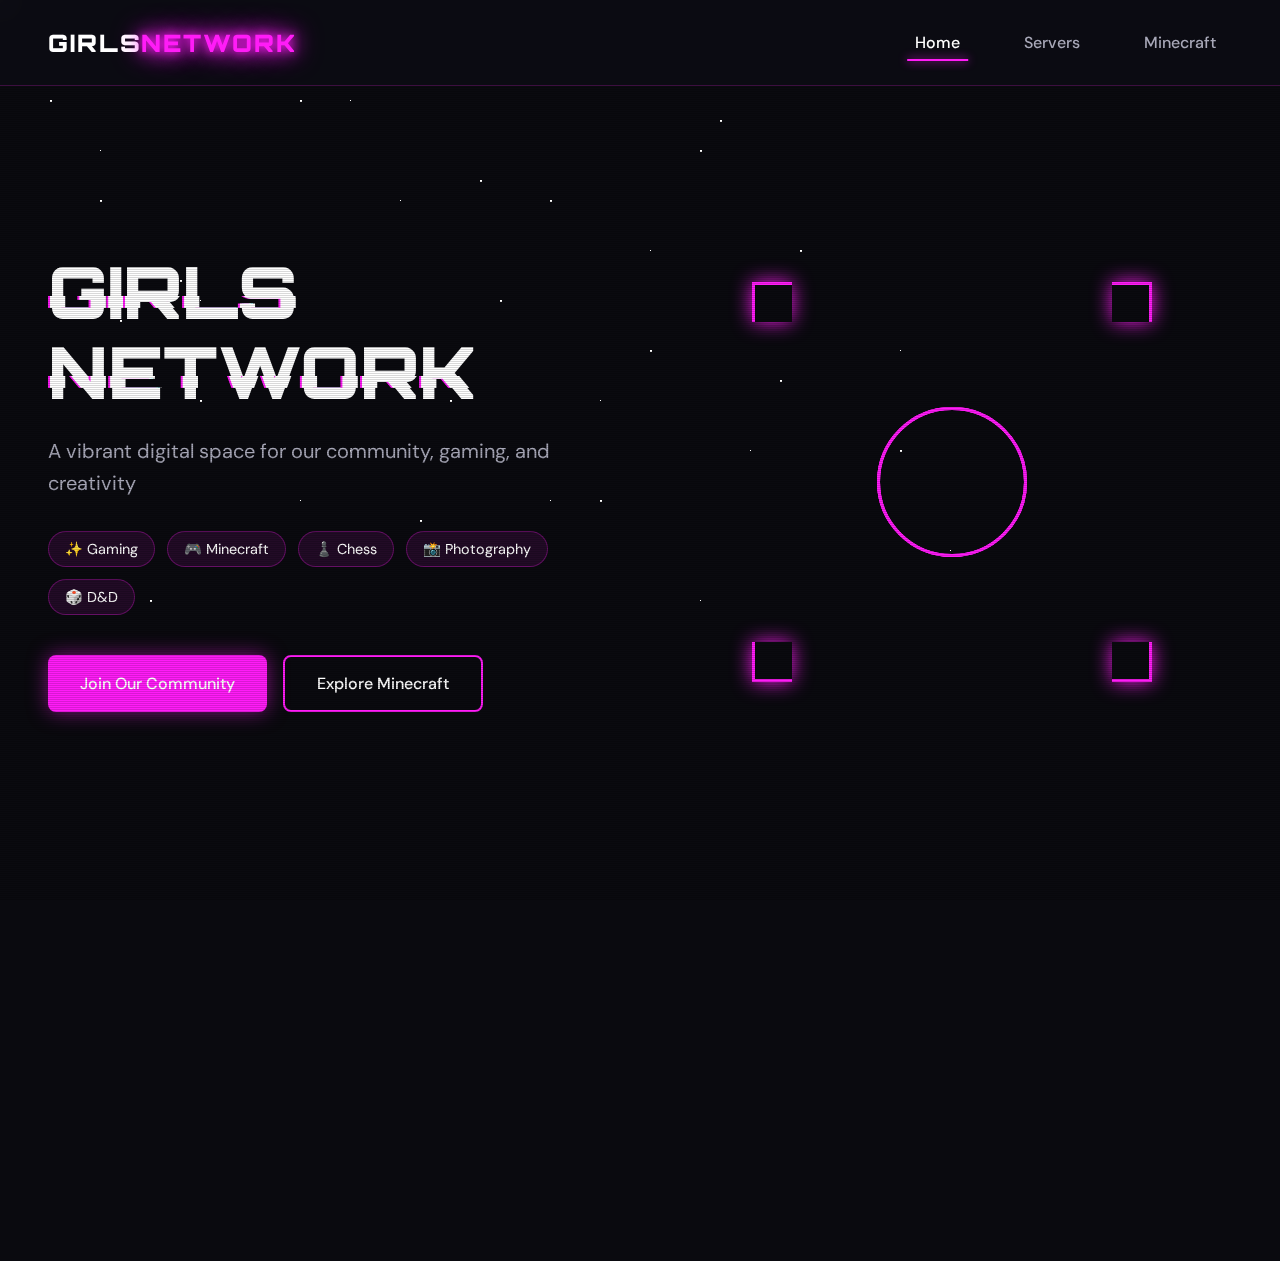
<file: src/index.html>
<!DOCTYPE html>
<html lang="en">
<head>
    <meta charset="UTF-8" />
    <link rel="icon" type="image/x-icon" href="/favicon.ico" />
    <meta name="viewport" content="width=device-width, initial-scale=1.0, maximum-scale=5.0">
    
    <!-- Page Title -->
    <title>Girls Network | Home</title>
    
    <!-- SEO Meta Tags -->
    <meta name="description" content="A vibrant community network for all folks - Gaming, Development, and Connection" />
    <meta name="keywords" content="Dev, Discord, Girls, Transfemme, Community, Gaming, Minecraft" />
    <meta name="author" content="Girls Network" />
    <meta name="robots" content="index, follow, max-image-preview:large, max-snippet:-1, max-video-preview:-1" />
    
    <!-- Canonical URL -->
    <link rel="canonical" href="https://girlsnetwork.dev/" />
    
    <!-- Alternate for mobile -->
    <link rel="alternate" media="only screen and (max-width: 640px)" href="https://girlsnetwork.dev" />
  
    <!-- iOS Web App Meta Tags -->
    <meta name="mobile-web-app-capable" content="yes" />
    <meta name="apple-mobile-web-app-status-bar-style" content="black-translucent" />
    <meta name="apple-mobile-web-app-title" content="Girls Network" />
    <link rel="apple-touch-icon" href="/favicon.ico" />
    
    <!-- Theme Color -->
    <meta name="theme-color" content="#ff1cf7" />

    <!-- Open Graph / Discord / Facebook -->
    <meta property="og:site_name" content="Girls Network">
    <meta property="og:title" content="Girls Network | Home" />
    <meta property="og:description" content="A vibrant community network for all folks - Gaming, Development, and Connection" />
    <meta property="og:image" content="https://girlsnetwork.dev/favicon.png" />
    <meta property="og:image:width" content="400" />
    <meta property="og:image:height" content="400" />
    <meta property="og:type" content="website" />
    <meta property="og:url" content="https://girlsnetwork.dev/" />
    <meta property="og:locale" content="en_GB" />
  
    <!-- Twitter Card -->
    <meta name="twitter:card" content="summary" />
    <meta name="twitter:title" content="Girls Network | Home" />
    <meta name="twitter:description" content="A vibrant community network for all folks" />
    <meta name="twitter:image" content="https://girlsnetwork.dev/favicon.png" />
    <meta name="twitter:site" content="@FollowAllGirlss" />

    <!-- Structured Data (JSON-LD) -->
    <script type="application/ld+json">
    {
      "@context": "https://schema.org",
      "@type": "WebSite",
      "name": "Girls Network",
      "url": "https://girlsnetwork.dev/",
      "description": "A vibrant community network for all folks",
      "publisher": {
        "@type": "Organization",
        "name": "Girls Network",
        "logo": {
          "@type": "ImageObject",
          "url": "https://girlsnetwork.dev/favicon.ico"
        }
      },
      "inLanguage": "en-GB"
    }
    </script>
    
    <!-- Additional Structured Data for Organization -->
    <script type="application/ld+json">
    {
      "@context": "https://schema.org",
      "@type": "Organization",
      "name": "Girls Network",
      "url": "https://girlsnetwork.dev/",
      "logo": "https://girlsnetwork.dev/favicon.ico",
      "description": "A vibrant community network for all folks",
      "contactPoint": {
        "@type": "ContactPoint",
        "contactType": "General Inquiry",
        "email": "support@girlsnetwork.dev"
      }
    }
    </script>

    <!-- Fonts -->
    <link rel="stylesheet" href="./styles/shared.css">

    <!-- Stylesheet -->
    <link rel="stylesheet" href="./styles/home.css">

</head>
<body>
    <div class="stars"></div>
    <div class="scanlines"></div>
    
    <nav class="nav">
        <a href="/"><div class="nav-logo">GIRLS<span class="neon">NETWORK</span></div></a>
        <div class="nav-links">
            <a href="/" class="nav-link active">Home</a>
            <a href="/servers" class="nav-link">Servers</a>
            <a href="/mc" class="nav-link">Minecraft</a>
        </div>
    </nav>

    <main class="hero">
        <div class="hero-content">
            <h1 class="hero-title">
                <span class="glitch" data-text="GIRLS">GIRLS</span>
                <span class="glitch" data-text="NETWORK">NETWORK</span>
            </h1>
            <p class="hero-subtitle">A vibrant digital space for our community, gaming, and creativity</p>
            
            <div class="hero-tags">
                <span class="tag">✨ Gaming</span>
                <span class="tag">🎮 Minecraft</span>
                <span class="tag">♟️ Chess</span>
                <span class="tag">📸 Photography</span>
                <span class="tag">🎲 D&D</span>
            </div>

            <div class="hero-cta">
                <a href="/servers" class="btn btn-primary">
                    <span>Join Our Community</span>
                    <div class="btn-glow"></div>
                </a>
                <a href="/mc" class="btn btn-secondary">
                    <span>Explore Minecraft</span>
                </a>
            </div>
        </div>

        <div class="hero-visual">
            <div class="cyber-frame">
                <div class="frame-corner tl"></div>
                <div class="frame-corner tr"></div>
                <div class="frame-corner bl"></div>
                <div class="frame-corner br"></div>
                <div class="frame-content">
                    <div class="pulse-ring"></div>
                    <div class="pulse-ring" style="animation-delay: 0.5s;"></div>
                    <div class="pulse-ring" style="animation-delay: 1s;"></div>
                </div>
            </div>
        </div>
    </main>

    <section class="features">
        <div class="feature">
            <div class="feature-icon">🌐</div>
            <h3>Multiple Communities</h3>
            <p>Connect across diverse interests and hobbies</p>
        </div>
        <div class="feature">
            <div class="feature-icon">🏳️‍⚧️</div>
            <h3>Safe Space</h3>
            <p>Welcoming environment for all folks of all ages, sexualities, and identities</p>
        </div>
        <div class="feature">
            <div class="feature-icon">🎯</div>
            <h3>Active & Engaged</h3>
            <p>Vibrant discussions and regular events</p>
        </div>
    </section>

    <script src="js/home.js"></script>
</body>
</html>
</file>
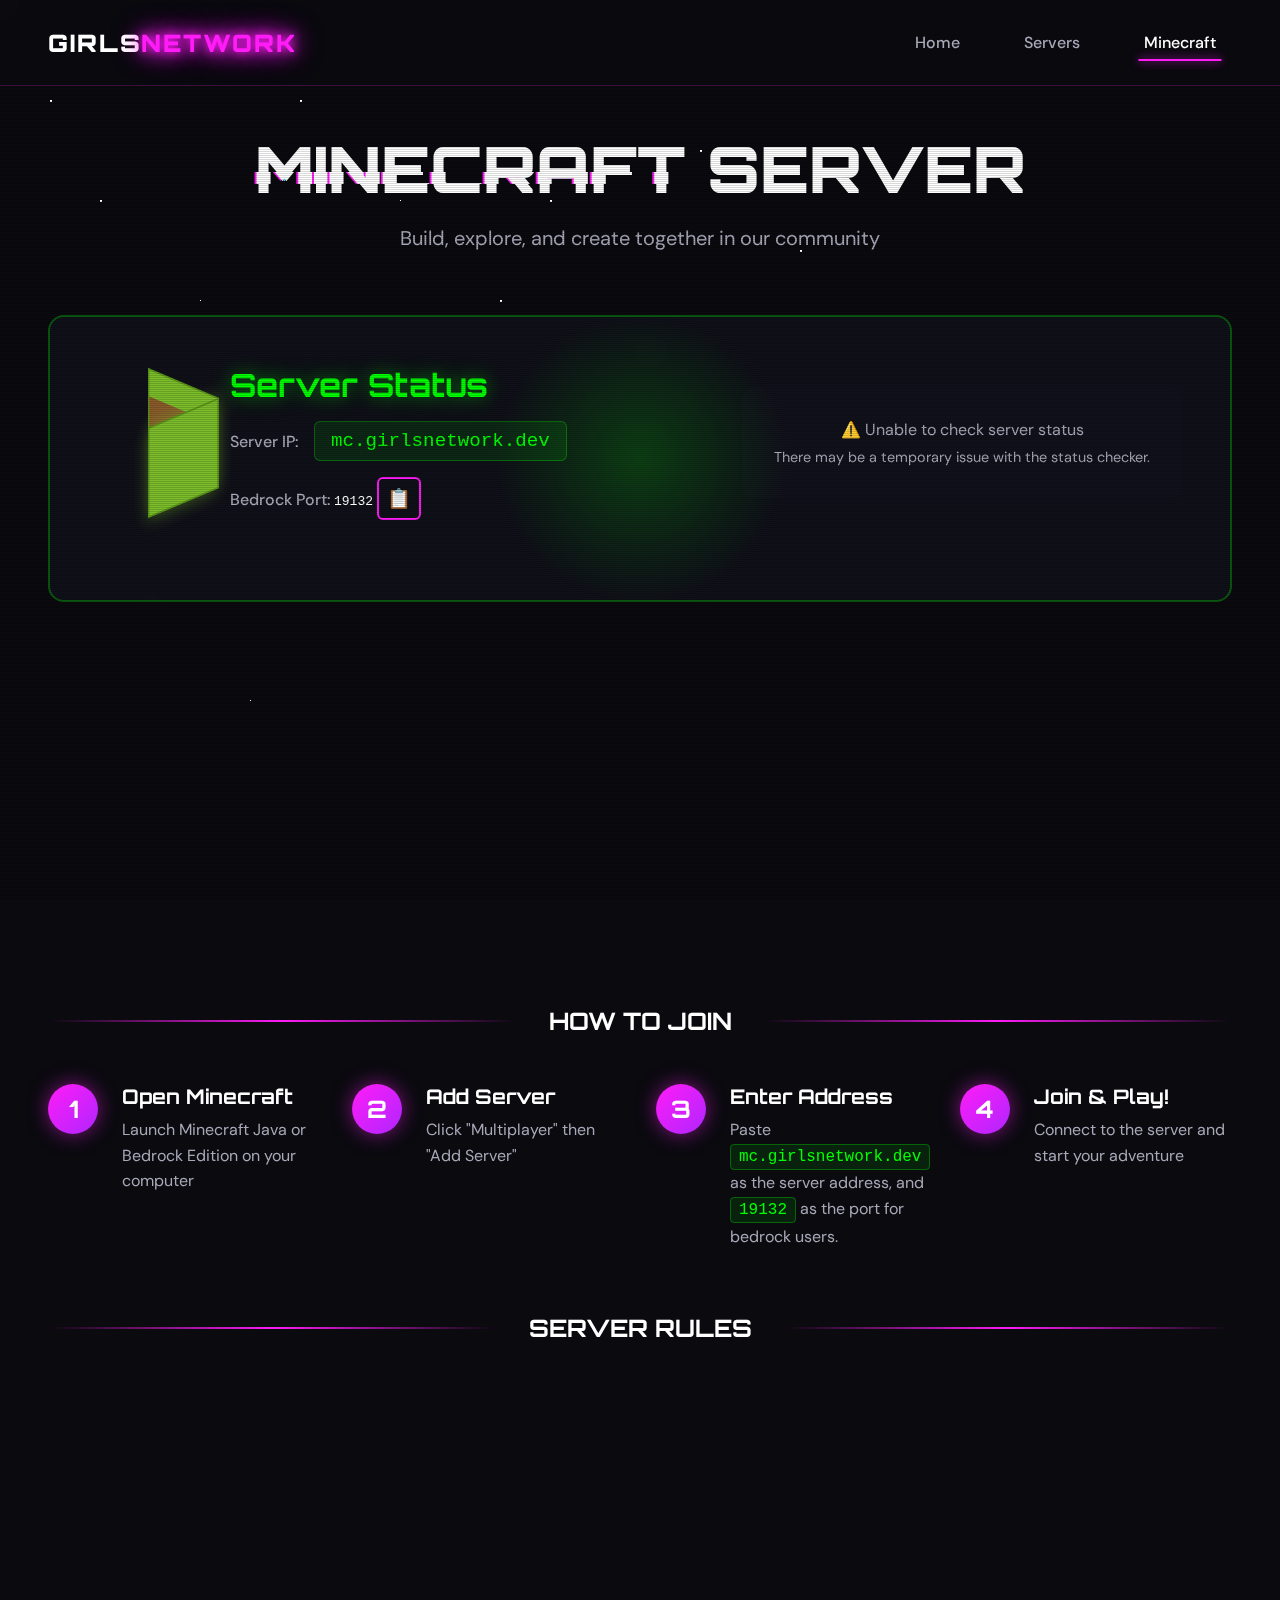
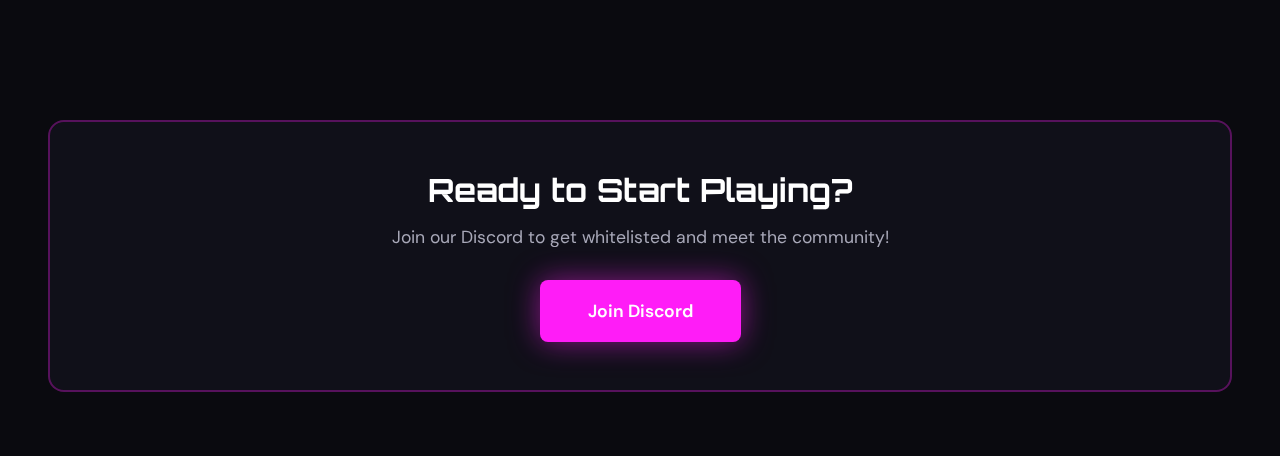
<file: src/mc/index.html>
<!DOCTYPE html>
<html lang="en">
<head>
    <meta charset="UTF-8" />
    <link rel="icon" type="image/x-icon" href="/favicon.ico" />
    <meta name="viewport" content="width=device-width, initial-scale=1.0, maximum-scale=5.0">
    
    <!-- Page Title -->
    <title>Girls Network | Minecraft</title>
    
    <!-- SEO Meta Tags -->
    <meta name="description" content="Join our Minecraft server - Build, explore, and create together in our welcoming community" />
    <meta name="keywords" content="Minecraft, Girls Network, Server, Gaming, Community, Building" />
    <meta name="author" content="Girls Network" />
    <meta name="robots" content="index, follow, max-image-preview:large, max-snippet:-1, max-video-preview:-1" />
    
    <!-- Canonical URL -->
    <link rel="canonical" href="https://girlsnetwork.dev/mc" />
    
    <!-- Alternate for mobile -->
    <link rel="alternate" media="only screen and (max-width: 640px)" href="https://girlsnetwork.dev/mc" />
  
    <!-- iOS Web App Meta Tags -->
    <meta name="mobile-web-app-capable" content="yes" />
    <meta name="apple-mobile-web-app-status-bar-style" content="black-translucent" />
    <meta name="apple-mobile-web-app-title" content="Girls Network" />
    <link rel="apple-touch-icon" href="/favicon.ico" />
    
    <!-- Theme Color -->
    <meta name="theme-color" content="#ff1cf7" />

    <!-- Open Graph / Discord / Facebook -->
    <meta property="og:site_name" content="Girls Network">
    <meta property="og:title" content="Girls Network | Minecraft" />
    <meta property="og:description" content="Join our Minecraft server - Build, explore, and create together" />
    <meta property="og:image" content="https://girlsnetwork.dev/favicon.png" />
    <meta property="og:image:width" content="400" />
    <meta property="og:image:height" content="400" />
    <meta property="og:type" content="website" />
    <meta property="og:url" content="https://girlsnetwork.dev/mc" />
    <meta property="og:locale" content="en_GB" />
  
    <!-- Twitter Card -->
    <meta name="twitter:card" content="summary_large_image" />
    <meta name="twitter:title" content="Girls Network | Minecraft" />
    <meta name="twitter:description" content="Join our Minecraft server" />
    <meta name="twitter:image" content="https://girlsnetwork.dev/favicon.png" />
    <meta name="twitter:site" content="@FollowAllGirlss" />

    <!-- Structured Data (JSON-LD) -->
    <script type="application/ld+json">
    {
      "@context": "https://schema.org",
      "@type": "WebPage",
      "name": "Girls Network Minecraft Server",
      "url": "https://girlsnetwork.dev/mc",
      "description": "Join our Minecraft server - Build, explore, and create together",
      "publisher": {
        "@type": "Organization",
        "name": "Girls Network"
      }
    }
    </script>

    <!-- Fonts -->
    <link rel="preconnect" href="https://fonts.googleapis.com">
    <link rel="preconnect" href="https://fonts.gstatic.com" crossorigin>
    <link href="https://fonts.googleapis.com/css2?family=Orbitron:wght@400;700;900&family=DM+Sans:wght@300;400;500&display=swap" rel="stylesheet">

    <!-- Stylesheet -->
    <link rel="stylesheet" href="../styles/minecraft.css">
</head>
<body>
    <div class="stars"></div>
    <div class="scanlines"></div>
    
    <nav class="nav">
        <div class="nav-logo">GIRLS<span class="neon">NETWORK</span></div>
        <div class="nav-links">
            <a href="/" class="nav-link">Home</a>
            <a href="/servers" class="nav-link">Servers</a>
            <a href="/mc" class="nav-link active">Minecraft</a>
        </div>
    </nav>

    <main class="minecraft-container">
        <header class="page-header">
            <h1 class="page-title">
                <span class="glitch" data-text="MINECRAFT SERVER">MINECRAFT SERVER</span>
            </h1>
            <p class="page-subtitle">Build, explore, and create together in our community</p>
        </header>

        <!-- Server Status Card -->
        <section class="server-status-card">
            <div class="card-glow"></div>
            <div class="status-header">
                <div class="status-icon">
                    <div class="grass-block">
                        <div class="grass-top"></div>
                        <div class="grass-side"></div>
                    </div>
                </div>
                <div class="status-info">
                    <h2>Server Status</h2>
                    <div class="server-address">
                        <span class="address-label">Server IP:</span>
                        <code class="server-ip" id="serverIP">mc.girlsnetwork.dev</code>
                        <div>
                        <span class="address-label">Bedrock Port:</span>
                        <code class="server-port" id="serverPort">19132</code>
                        <button class="copy-btn" onclick="copyServerIP()" title="Copy to clipboard">
                            <span class="copy-icon">📋</span>
                        </button>
                    </div>
                </div>
            </div>

            <div class="status-display" id="statusDisplay">
                <div class="loading">
                    <div class="loading-spinner"></div>
                    <span>Checking server status...</span>
                </div>
            </div>

            <div class="server-details" id="serverDetails" style="display: none;">
                <div class="detail-row">
                    <div class="detail-item">
                        <div class="detail-icon">👥</div>
                        <div class="detail-content">
                            <span class="detail-label">Players Online</span>
                            <span class="detail-value" id="playersOnline">-/-</span>
                        </div>
                    </div>
                    <div class="detail-item">
                        <div class="detail-icon">🎮</div>
                        <div class="detail-content">
                            <span class="detail-label">Version</span>
                            <span class="detail-value" id="serverVersion">-</span>
                        </div>
                    </div>
                    <div class="detail-item">
                        <div class="detail-icon">📶</div>
                        <div class="detail-content">
                            <span class="detail-label">Latency</span>
                            <span class="detail-value" id="serverLatency">-</span>
                        </div>
                    </div>
                </div>
            </div>
        </section>

        <!-- Server Info Sections -->
        <section class="info-grid">
            <div class="info-card">
                <div class="card-accent minecraft"></div>
                <h3>❤️ Lifesteal</h3>
                <p>Experience PvP survival with friends. Gather resources, build your base, and survive together... or against each other.</p>
                <ul class="feature-list">
                    <li>Full Lifesteal Setup</li>
                    <li>Fair rules to all</li>
                </ul>
            </div>

            <div class="info-card">
                <div class="card-accent modded"></div>
                <h3>🔧 Custom Features</h3>
                <p>Enhanced gameplay with quality-of-life improvements and community-requested features.</p>
                <ul class="feature-list">
                    <li>Craftable Lives</li>
                    <li>Ranking System</li>
                    <li>Proximity Chat</li>
                </ul>
            </div>
        </section>

        <!-- How to Join -->
        <section class="how-to-join">
            <h2 class="section-title">
                <span class="title-line"></span>
                <span class="title-text">HOW TO JOIN</span>
                <span class="title-line"></span>
            </h2>
            
            <div class="steps">
                <div class="step">
                    <div class="step-number">1</div>
                    <div class="step-content">
                        <h4>Open Minecraft</h4>
                        <p>Launch Minecraft Java or Bedrock Edition on your computer</p>
                    </div>
                </div>
                <div class="step">
                    <div class="step-number">2</div>
                    <div class="step-content">
                        <h4>Add Server</h4>
                        <p>Click "Multiplayer" then "Add Server"</p>
                    </div>
                </div>
                <div class="step">
                    <div class="step-number">3</div>
                    <div class="step-content">
                        <h4>Enter Address</h4>
                        <p>Paste <code>mc.girlsnetwork.dev</code> as the server address, and <code>19132</code> as the port for bedrock users.</p>
                    </div>
                </div>
                <div class="step">
                    <div class="step-number">4</div>
                    <div class="step-content">
                        <h4>Join & Play!</h4>
                        <p>Connect to the server and start your adventure</p>
                    </div>
                </div>
            </div>
        </section>

        <!-- Community Rules -->
        <section class="rules-section">
            <h2 class="section-title">
                <span class="title-line"></span>
                <span class="title-text">SERVER RULES</span>
                <span class="title-line"></span>
            </h2>
            
            <div class="rules-grid">
                <div class="rule-card">
                    <div class="rule-icon">💖</div>
                    <h4>Be Respectful</h4>
                    <p>Treat everyone with kindness and respect</p>
                </div>
                <div class="rule-card">
                    <div class="rule-icon">🚫</div>
                    <h4>No Griefing</h4>
                    <p>Don't destroy or steal from others</p>
                </div>
                <div class="rule-card">
                    <div class="rule-icon">🏳️‍⚧️</div>
                    <h4>Safe Space</h4>
                    <p>We maintain a welcoming environment</p>
                </div>
                <div class="rule-card">
                    <div class="rule-icon">🎯</div>
                    <h4>Play Fair</h4>
                    <p>No cheating, hacking, or exploits</p>
                </div>
            </div>
        </section>

        <!-- CTA -->
        <section class="cta-section">
            <div class="cta-box">
                <h2>Ready to Start Playing?</h2>
                <p>Join our Discord to get whitelisted and meet the community!</p>
                <a href="/servers" class="btn btn-cta">
                    <span>Join Discord</span>
                    <div class="btn-glow"></div>
                </a>
            </div>
        </section>
    </main>

    <div class="toast" id="toast">
        <div class="toast-content">
            <span class="toast-icon">✓</span>
            <span class="toast-message">Server IP copied to clipboard!</span>
        </div>
    </div>

    <script src="../js/minecraft.js"></script>
</body>
</html>
</file>
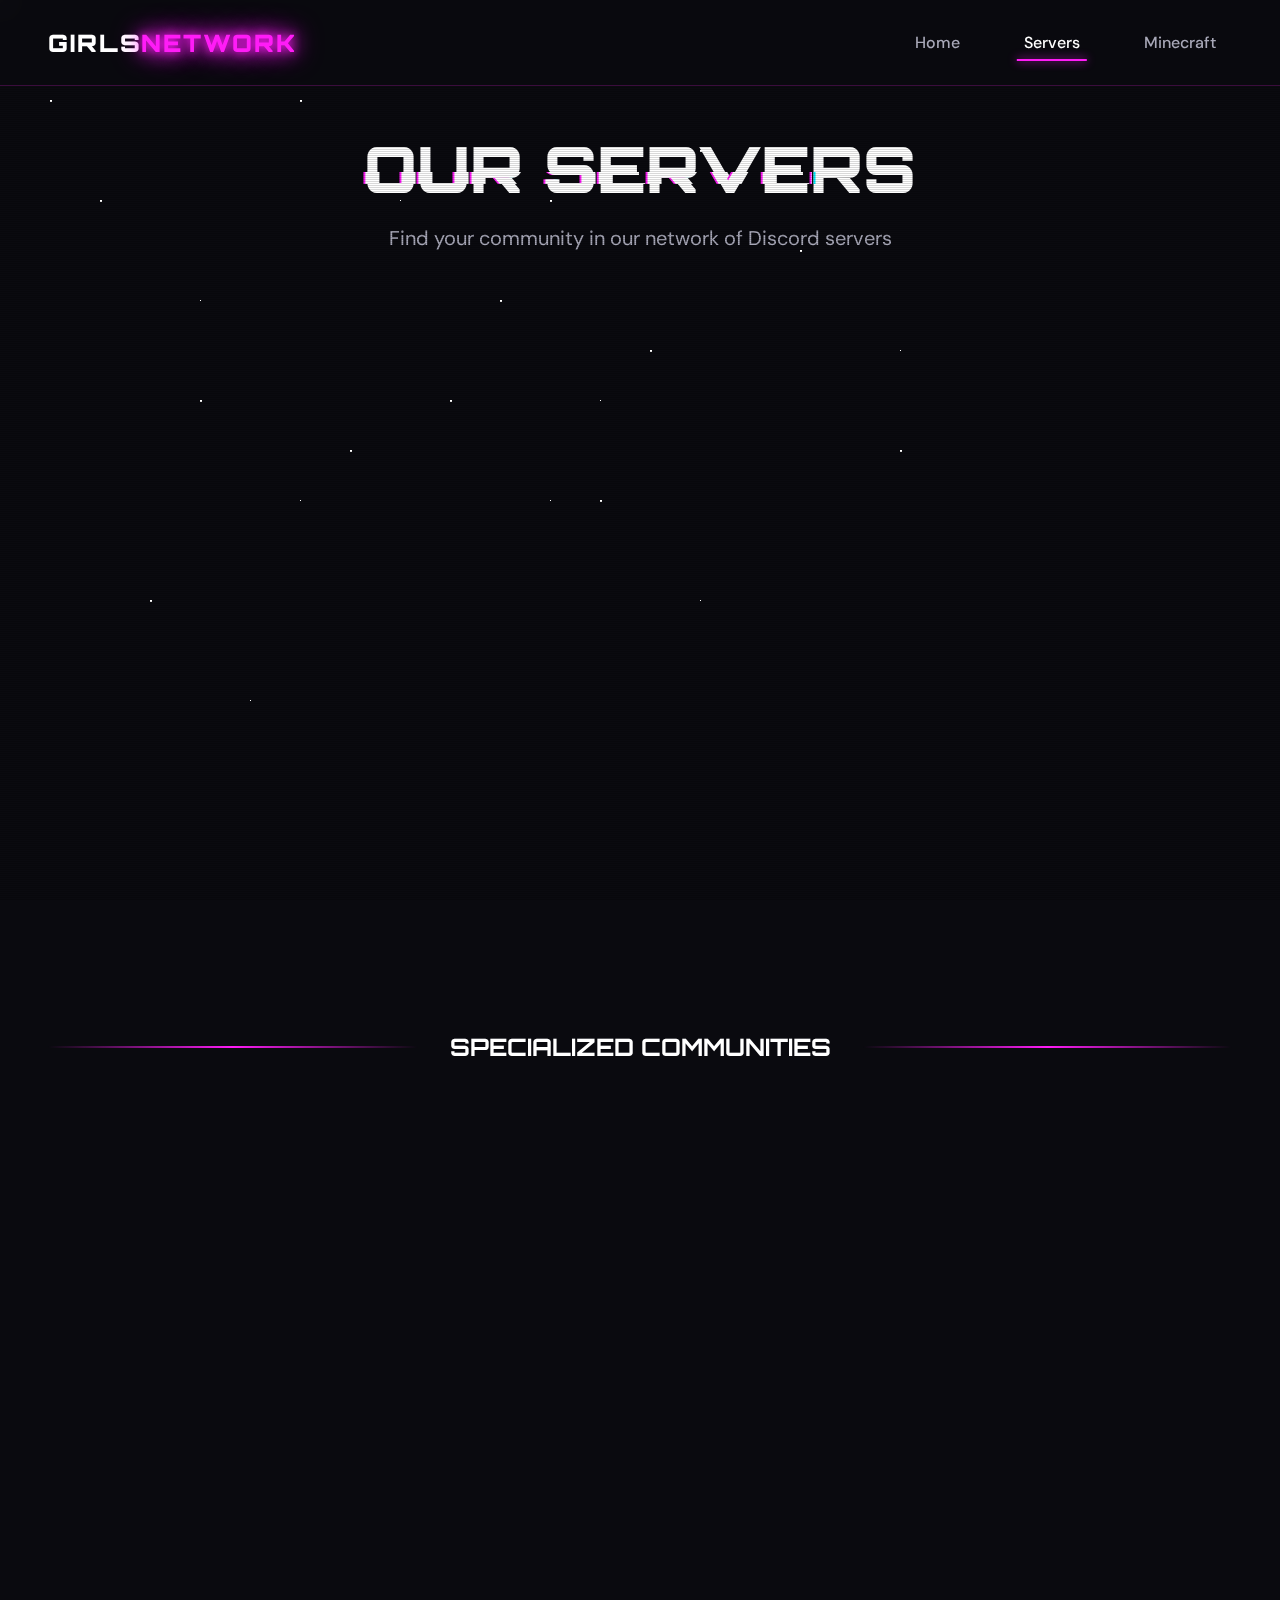
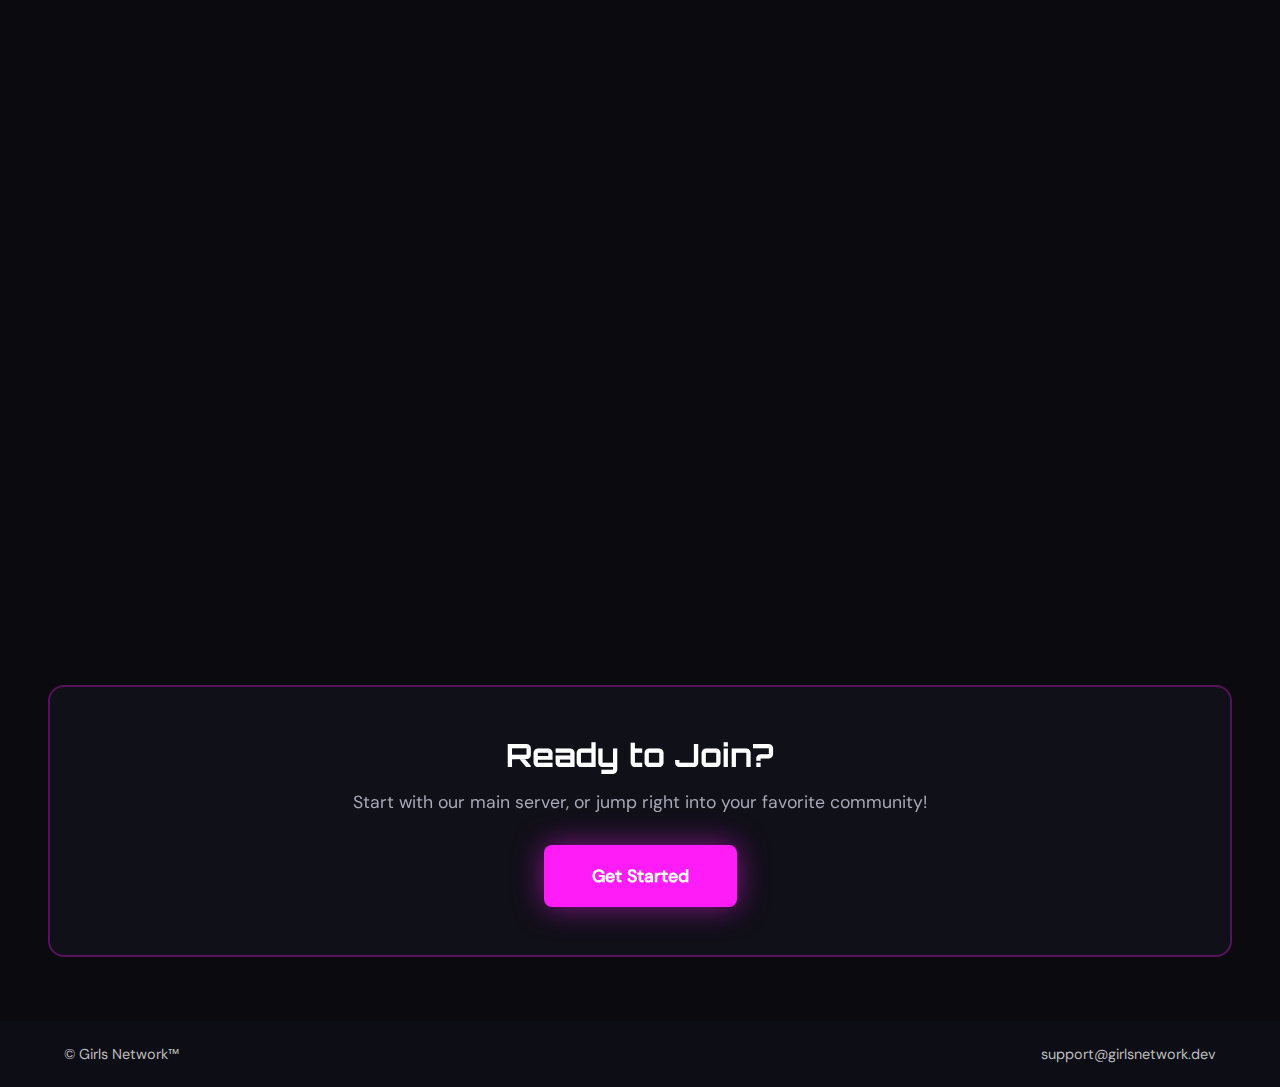
<file: src/servers/index.html>
<!DOCTYPE html>
<html lang="en">
<head>
    <meta charset="UTF-8" />
    <link rel="icon" type="image/x-icon" href="/favicon.ico" />
    <meta name="viewport" content="width=device-width, initial-scale=1.0, maximum-scale=5.0">
    
    <!-- Page Title -->
    <title>Girls Network | Discord Servers</title>
    
    <!-- SEO Meta Tags -->
    <meta name="description" content="Join our vibrant Discord communities - Main hub and specialized servers for Chess, Minecraft, Photography, and D&D" />
    <meta name="keywords" content="Discord, Girls, Transfemme, Chess, Minecraft, Photography, D&D, Community" />
    <meta name="author" content="Girls Network" />
    <meta name="robots" content="index, follow, max-image-preview:large, max-snippet:-1, max-video-preview:-1" />
    
    <!-- Canonical URL -->
    <link rel="canonical" href="https://girlsnetwork.dev/servers" />
    
    <!-- Alternate for mobile -->
    <link rel="alternate" media="only screen and (max-width: 640px)" href="https://girlsnetwork.dev/servers" />
  
    <!-- iOS Web App Meta Tags -->
    <meta name="mobile-web-app-capable" content="yes" />
    <meta name="apple-mobile-web-app-status-bar-style" content="black-translucent" />
    <meta name="apple-mobile-web-app-title" content="Girls Network" />
    <link rel="apple-touch-icon" href="/favicon.ico" />
    
    <!-- Theme Color -->
    <meta name="theme-color" content="#ff1cf7" />

    <!-- Open Graph / Discord / Facebook -->
    <meta property="og:site_name" content="Girls Network">
    <meta property="og:title" content="Girls Network | Discord Servers" />
    <meta property="og:description" content="Join our vibrant Discord communities" />
    <meta property="og:image" content="https://girlsnetwork.dev/favicon.png" />
    <meta property="og:image:width" content="400" />
    <meta property="og:image:height" content="400" />
    <meta property="og:type" content="website" />
    <meta property="og:url" content="https://girlsnetwork.dev/servers" />
    <meta property="og:locale" content="en_GB" />
  
    <!-- Twitter Card -->
    <meta name="twitter:card" content="summary_large_image" />
    <meta name="twitter:title" content="Girls Network | Discord Servers" />
    <meta name="twitter:description" content="Join our vibrant Discord communities" />
    <meta name="twitter:image" content="https://girlsnetwork.dev/favicon.png" />
    <meta name="twitter:site" content="@FollowAllGirlss" />

    <!-- Structured Data (JSON-LD) -->
    <script type="application/ld+json">
    {
      "@context": "https://schema.org",
      "@type": "WebPage",
      "name": "Girls Network Discord Servers",
      "url": "https://girlsnetwork.dev/servers",
      "description": "Join our vibrant Discord communities",
      "publisher": {
        "@type": "Organization",
        "name": "Girls Network"
      }
    }
    </script>

    <!-- Fonts -->
    <link rel="stylesheet" href="../styles/shared.css">

    <!-- Stylesheet -->
    <link rel="stylesheet" href="../styles/servers.css">
</head>
<body>
    <div class="stars"></div>
    <div class="scanlines"></div>
    
    <nav class="nav">
        <a href="/"><div class="nav-logo">GIRLS<span class="neon">NETWORK</span></div></a>
        <div class="nav-links">
            <a href="/" class="nav-link">Home</a>
            <a href="/servers" class="nav-link active">Servers</a>
            <a href="/mc" class="nav-link">Minecraft</a>
        </div>
    </nav>

    <main class="servers-container">
        <header class="page-header">
            <h1 class="page-title">
                <span class="glitch" data-text="OUR SERVERS">OUR SERVERS</span>
            </h1>
            <p class="page-subtitle">Find your community in our network of Discord servers</p>
        </header>

        <!-- Main Server -->
        <section class="main-server">
            <div class="server-card featured">
                <div class="card-glow"></div>
                <div class="badge">MAIN HUB</div>
                <div class="server-icon">
                    <div class="icon-pulse"></div>
                    <span class="icon-text">GN</span>
                </div>
                <h2 class="server-name">Girls Network</h2>
                <p class="server-description">
                    The heart of our community. A welcoming space for transfemme folks to connect, share, and grow together. 
                    General chat, events, voice channels, and more.
                </p>
                <div class="server-stats">
                    <div class="stat">
                        <div class="stat-icon">👥</div>
                        <div class="stat-label">Active Community</div>
                    </div>
                    <div class="stat">
                        <div class="stat-icon">🎉</div>
                        <div class="stat-label">Regular Events</div>
                    </div>
                    <div class="stat">
                        <div class="stat-icon">🛡️</div>
                        <div class="stat-label">Safe & Moderated</div>
                    </div>
                </div>
                <a href="#" class="join-btn main" onclick="copyInvite(event, 'MAIN_INVITE_LINK')">
                    <span>Join Main Server</span>
                    <div class="btn-shine"></div>
                </a>
            </div>
        </section>

        <!-- Branch Servers -->
        <section class="branch-servers">
            <h2 class="section-title">
                <span class="title-line"></span>
                <span class="title-text">SPECIALIZED COMMUNITIES</span>
                <span class="title-line"></span>
            </h2>

            <div class="servers-grid">
                <!-- Chess Server -->
                <div class="server-card branch">
                    <div class="card-accent chess"></div>
                    <div class="server-icon small">
                        <span class="icon-emoji">♟️</span>
                    </div>
                    <h3 class="server-name">Chess Club</h3>
                    <p class="server-description">
                        Strategy, tactics, and friendly matches. From beginners to advanced players, everyone is welcome to improve their game.
                    </p>
                    <div class="server-features">
                        <span class="feature-tag">♜ Tournaments</span>
                        <span class="feature-tag">📚 Lessons</span>
                        <span class="feature-tag">🤝 Friendly Matches</span>
                    </div>
                    <a href="#" class="join-btn" onclick="copyInvite(event, 'CHESS_INVITE_LINK')">
                        <span>Join Chess Club</span>
                    </a>
                </div>

                <!-- Minecraft Server -->
                <div class="server-card branch">
                    <div class="card-accent minecraft"></div>
                    <div class="server-icon small">
                        <span class="icon-emoji">🎮</span>
                    </div>
                    <h3 class="server-name">Minecraft Haven</h3>
                    <p class="server-description">
                        Build, explore, and create together in our Minecraft community. Survival, creative, and modded gameplay.
                    </p>
                    <div class="server-features">
                        <span class="feature-tag">🏗️ Building</span>
                        <span class="feature-tag">⚔️ Adventures</span>
                        <span class="feature-tag">🔧 Modded</span>
                    </div>
                    <a href="#" class="join-btn" onclick="copyInvite(event, 'MINECRAFT_INVITE_LINK')">
                        <span>Join Minecraft</span>
                    </a>
                </div>

                <!-- Photography Server -->
                <div class="server-card branch">
                    <div class="card-accent photography"></div>
                    <div class="server-icon small">
                        <span class="icon-emoji">📸</span>
                    </div>
                    <h3 class="server-name">Photo Gallery</h3>
                    <p class="server-description">
                        Share your photography, get feedback, and learn new techniques. From phone cameras to professional equipment.
                    </p>
                    <div class="server-features">
                        <span class="feature-tag">📷 Showcases</span>
                        <span class="feature-tag">💡 Tips & Tricks</span>
                        <span class="feature-tag">🎨 Editing</span>
                    </div>
                    <a href="#" class="join-btn" onclick="copyInvite(event, 'PHOTO_INVITE_LINK')">
                        <span>Join Gallery</span>
                    </a>
                </div>

                <!-- D&D Server -->
                <div class="server-card branch">
                    <div class="card-accent dnd"></div>
                    <div class="server-icon small">
                        <span class="icon-emoji">🎲</span>
                    </div>
                    <h3 class="server-name">D&D Tavern</h3>
                    <p class="server-description">
                        Roll for initiative! Find parties, share character builds, and embark on epic adventures together.
                    </p>
                    <div class="server-features">
                        <span class="feature-tag">⚔️ Campaigns</span>
                        <span class="feature-tag">📖 Resources</span>
                        <span class="feature-tag">🗣️ Voice Games</span>
                    </div>
                    <a href="#" class="join-btn" onclick="copyInvite(event, 'DND_INVITE_LINK')">
                        <span>Join Tavern</span>
                    </a>
                </div>
            </div>
        </section>

        <section class="cta-section">
            <div class="cta-box">
                <h2>Ready to Join?</h2>
                <p>Start with our main server, or jump right into your favorite community!</p>
                <a href="#" class="btn btn-cta" onclick="copyInvite(event, 'MAIN_INVITE_LINK')">
                    <span>Get Started</span>
                    <div class="btn-glow"></div>
                </a>
            </div>
        </section>
    </main>
        <footer class="site-footer">
        <div class="footer-inner">
            <span>© Girls Network™</span>
            <a href="mailto:support@girlsnetwork.dev">support@girlsnetwork.dev</a>
        </div>
        </footer>
    <script src="../js/servers.js"></script>
</body>
</html>
</file>
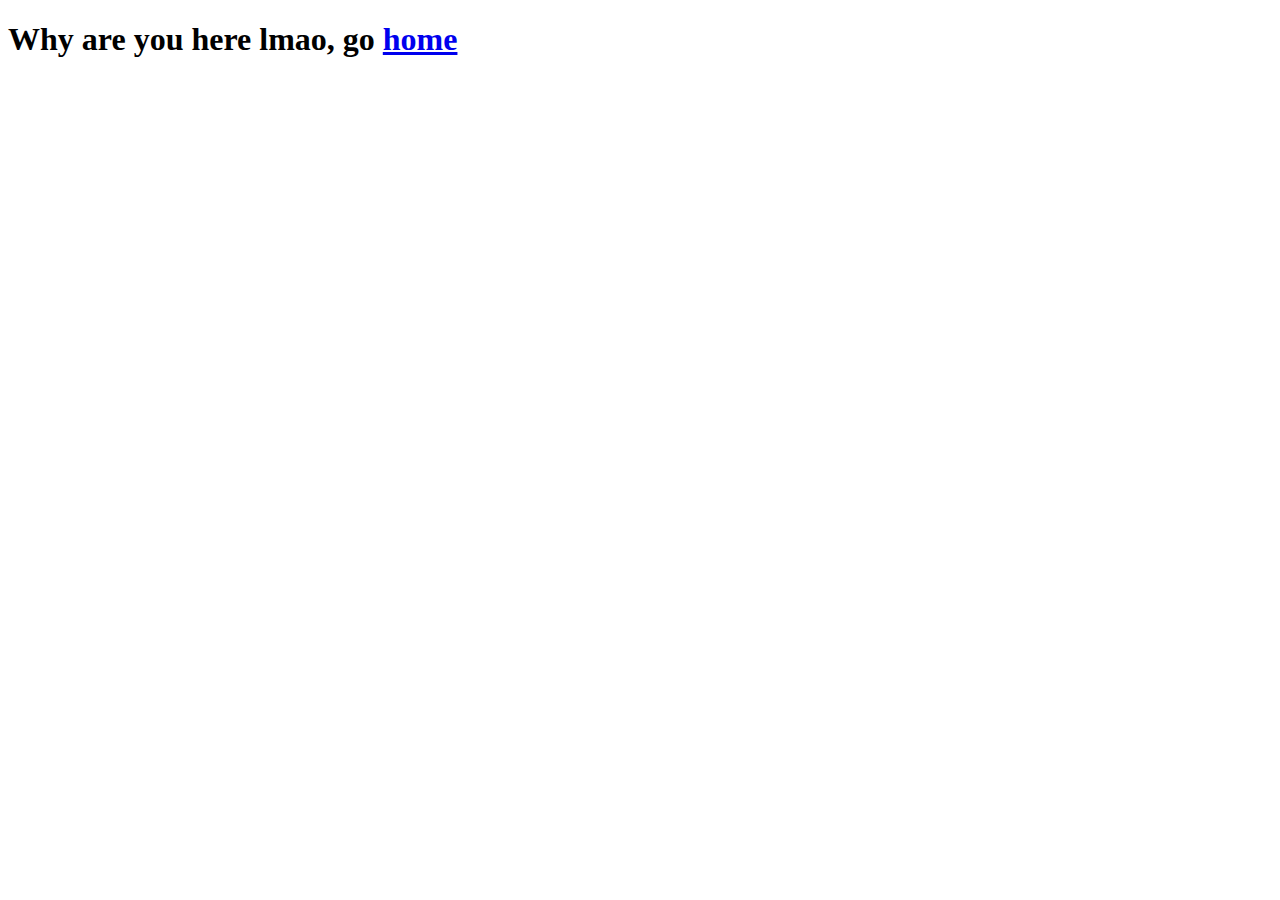
<file: src/wp-admin/index.html>
<!DOCTYPE html>
<html lang="en">
<head>
    <meta charset="UTF-8">
    <meta name="viewport" content="width=device-width, initial-scale=1.0">
    <title>WP Admin</title>
</head>
<body>
    <h1>Why are you here lmao, go <a href="/">home</a></h1>
</body>
</html>
</file>
<file: src/styles/shared.css>
/* latin-ext */
@font-face {
  font-family: 'DM Sans';
  font-style: normal;
  font-weight: 300;
  font-display: swap;
  src: url('../fonts/dm-sans-ext.woff2') format('woff2');
  unicode-range: U+0100-02BA, U+02BD-02C5, U+02C7-02CC, U+02CE-02D7, U+02DD-02FF, U+0304, U+0308, U+0329, U+1D00-1DBF, U+1E00-1E9F, U+1EF2-1EFF, U+2020, U+20A0-20AB, U+20AD-20C0, U+2113, U+2C60-2C7F, U+A720-A7FF;
}
/* latin */
@font-face {
  font-family: 'DM Sans';
  font-style: normal;
  font-weight: 300;
  font-display: swap;
  src: url('../fonts/dm-sans.woff2') format('woff2');
  unicode-range: U+0000-00FF, U+0131, U+0152-0153, U+02BB-02BC, U+02C6, U+02DA, U+02DC, U+0304, U+0308, U+0329, U+2000-206F, U+20AC, U+2122, U+2191, U+2193, U+2212, U+2215, U+FEFF, U+FFFD;
}
/* latin-ext */
@font-face {
  font-family: 'DM Sans';
  font-style: normal;
  font-weight: 400;
  font-display: swap;
  src: url('../fonts/dm-sans-ext.woff2') format('woff2');
  unicode-range: U+0100-02BA, U+02BD-02C5, U+02C7-02CC, U+02CE-02D7, U+02DD-02FF, U+0304, U+0308, U+0329, U+1D00-1DBF, U+1E00-1E9F, U+1EF2-1EFF, U+2020, U+20A0-20AB, U+20AD-20C0, U+2113, U+2C60-2C7F, U+A720-A7FF;
}
/* latin */
@font-face {
  font-family: 'DM Sans';
  font-style: normal;
  font-weight: 400;
  font-display: swap;
  src: url('../fonts/dm-sans.woff2') format('woff2');
  unicode-range: U+0000-00FF, U+0131, U+0152-0153, U+02BB-02BC, U+02C6, U+02DA, U+02DC, U+0304, U+0308, U+0329, U+2000-206F, U+20AC, U+2122, U+2191, U+2193, U+2212, U+2215, U+FEFF, U+FFFD;
}
/* latin-ext */
@font-face {
  font-family: 'DM Sans';
  font-style: normal;
  font-weight: 500;
  font-display: swap;
  src: url('../fonts/dm-sans-ext.woff2') format('woff2');
  unicode-range: U+0100-02BA, U+02BD-02C5, U+02C7-02CC, U+02CE-02D7, U+02DD-02FF, U+0304, U+0308, U+0329, U+1D00-1DBF, U+1E00-1E9F, U+1EF2-1EFF, U+2020, U+20A0-20AB, U+20AD-20C0, U+2113, U+2C60-2C7F, U+A720-A7FF;
}
/* latin */
@font-face {
  font-family: 'DM Sans';
  font-style: normal;
  font-weight: 500;
  font-display: swap;
  src: url('../fonts/dm-sans.woff2') format('woff2');
  unicode-range: U+0000-00FF, U+0131, U+0152-0153, U+02BB-02BC, U+02C6, U+02DA, U+02DC, U+0304, U+0308, U+0329, U+2000-206F, U+20AC, U+2122, U+2191, U+2193, U+2212, U+2215, U+FEFF, U+FFFD;
}
/* latin */
@font-face {
  font-family: 'Orbitron';
  font-style: normal;
  font-weight: 400;
  font-display: swap;
  src: url('../fonts/orbitron.woff2') format('woff2');
  unicode-range: U+0000-00FF, U+0131, U+0152-0153, U+02BB-02BC, U+02C6, U+02DA, U+02DC, U+0304, U+0308, U+0329, U+2000-206F, U+20AC, U+2122, U+2191, U+2193, U+2212, U+2215, U+FEFF, U+FFFD;
}
/* latin */
@font-face {
  font-family: 'Orbitron';
  font-style: normal;
  font-weight: 700;
  font-display: swap;
  src: url('../fonts/orbitron.woff2') format('woff2');
  unicode-range: U+0000-00FF, U+0131, U+0152-0153, U+02BB-02BC, U+02C6, U+02DA, U+02DC, U+0304, U+0308, U+0329, U+2000-206F, U+20AC, U+2122, U+2191, U+2193, U+2212, U+2215, U+FEFF, U+FFFD;
}
/* latin */
@font-face {
  font-family: 'Orbitron';
  font-style: normal;
  font-weight: 900;
  font-display: swap;
  src: url('../fonts/orbitron.woff2') format('woff2');
  unicode-range: U+0000-00FF, U+0131, U+0152-0153, U+02BB-02BC, U+02C6, U+02DA, U+02DC, U+0304, U+0308, U+0329, U+2000-206F, U+20AC, U+2122, U+2191, U+2193, U+2212, U+2215, U+FEFF, U+FFFD;
}

.site-footer {
  padding: 24px 0;
  background-color: rgba(14, 14, 23, 0.8);; /* optional */
}

.footer-inner {
  max-width: 1200px;
  margin: 0 auto;
  padding: 0 24px;

  display: flex;
  justify-content: space-between;
  align-items: center;

  font-size: 0.9rem;
  color: #bdbdbd;
}

.footer-inner a {
  color: inherit;
  text-decoration: none;
}

.footer-inner a:hover {
  text-decoration: underline;
}

/* Mobile-friendly spacing */
@media (max-width: 600px) {
  .footer-inner {
    flex-direction: column;
    gap: 12px;
  }
}
</file>
<file: src/styles/home.css>
:root {
    --neon-pink: #ff1cf7;
    --neon-blue: #00f0ff;
    --neon-purple: #b026ff;
    --dark-bg: #0a0a0f;
    --dark-surface: #141420;
    --text-primary: #ffffff;
    --text-secondary: #a8a8b8;
}

* {
    margin: 0;
    padding: 0;
    box-sizing: border-box;
}

html, body {
    overflow-x: hidden;
    width: 100%;
    min-height: 100vh;
}

body {
    font-family: 'DM Sans', sans-serif;
    background: var(--dark-bg);
    color: var(--text-primary);
    position: relative;
}

/* Animated star field */
.stars {
    position: fixed;
    top: 0;
    left: 0;
    width: 100%;
    height: 100%;
    pointer-events: none;
    z-index: 0;
}

.stars::before,
.stars::after {
    content: '';
    position: absolute;
    width: 2px;
    height: 2px;
    background: white;
    box-shadow: 
        100px 200px white, 300px 100px white, 500px 300px white,
        700px 150px white, 200px 400px white, 600px 500px white,
        150px 600px white, 450px 400px white, 800px 250px white,
        50px 100px white, 250px 50px white, 550px 200px white,
        350px 450px white, 650px 350px white, 900px 450px white,
        120px 320px white, 420px 520px white, 720px 120px white,
        180px 280px white, 480px 180px white, 780px 380px white;
    animation: stars 150s linear infinite;
}

.stars::after {
    width: 1px;
    height: 1px;
    box-shadow: 
        200px 300px white, 400px 200px white, 600px 400px white,
        800px 250px white, 300px 500px white, 700px 600px white,
        250px 700px white, 550px 500px white, 900px 350px white,
        100px 150px white, 350px 100px white, 650px 250px white,
        450px 550px white, 750px 450px white, 950px 550px white;
    animation: stars 200s linear infinite;
}

@keyframes stars {
    from { transform: translateY(0); }
    to { transform: translateY(-1000px); }
}

/* Scanline effect */
.scanlines {
    position: fixed;
    top: 0;
    left: 0;
    width: 100%;
    height: 100%;
    pointer-events: none;
    z-index: 10;
    background: repeating-linear-gradient(
        0deg,
        rgba(0, 0, 0, 0.15),
        rgba(0, 0, 0, 0.15) 1px,
        transparent 1px,
        transparent 2px
    );
    animation: scanline 8s linear infinite;
}

@keyframes scanline {
    0% { transform: translateY(0); }
    100% { transform: translateY(10px); }
}

/* Navigation */
.nav {
    position: fixed;
    top: 0;
    left: 0;
    right: 0;
    z-index: 100;
    display: flex;
    justify-content: space-between;
    align-items: center;
    padding: 1.5rem 3rem;
    background: rgba(13, 13, 20, 0.8);
    backdrop-filter: blur(10px);
    border-bottom: 1px solid rgba(255, 28, 247, 0.2);
}

.nav-logo {
    font-family: 'Orbitron', sans-serif;
    font-size: 1.5rem;
    font-weight: 900;
    letter-spacing: 2px;
    color: var(--text-primary);
}

.nav-logo .neon {
    color: var(--neon-pink);
    text-shadow: 
        0 0 10px var(--neon-pink),
        0 0 20px var(--neon-pink),
        0 0 30px var(--neon-pink);
    animation: neon-pulse 2s ease-in-out infinite alternate;
}

@keyframes neon-pulse {
    from {
        text-shadow: 
            0 0 10px var(--neon-pink),
            0 0 20px var(--neon-pink),
            0 0 30px var(--neon-pink);
    }
    to {
        text-shadow: 
            0 0 20px var(--neon-pink),
            0 0 30px var(--neon-pink),
            0 0 40px var(--neon-pink),
            0 0 50px var(--neon-pink);
    }
}

.nav-links {
    display: flex;
    gap: 2rem;
}

.nav-link {
    color: var(--text-secondary);
    text-decoration: none;
    font-weight: 500;
    transition: all 0.3s ease;
    position: relative;
    padding: 0.5rem 1rem;
}

.nav-link::before {
    content: '';
    position: absolute;
    bottom: 0;
    left: 50%;
    width: 0;
    height: 2px;
    background: var(--neon-pink);
    transform: translateX(-50%);
    transition: width 0.3s ease;
    box-shadow: 0 0 10px var(--neon-pink);
}

.nav-link:hover,
.nav-link.active {
    color: var(--text-primary);
}

.nav-link:hover::before,
.nav-link.active::before {
    width: 80%;
}

/* Hero Section */
.hero {
    min-height: 100vh;
    display: flex;
    align-items: center;
    justify-content: space-between;
    padding: 8rem 3rem 4rem;
    gap: 4rem;
    position: relative;
    z-index: 1;
}

.hero-content {
    flex: 1;
    max-width: 600px;
}

.hero-title {
    font-family: 'Orbitron', sans-serif;
    font-size: 4.5rem;
    font-weight: 900;
    line-height: 1.1;
    margin-bottom: 1.5rem;
    display: flex;
    flex-direction: column;
}

.glitch {
    position: relative;
    display: inline-block;
    animation: glitch-skew 5s infinite linear alternate-reverse;
}

.glitch::before,
.glitch::after {
    content: attr(data-text);
    position: absolute;
    top: 0;
    left: 0;
    width: 100%;
    height: 100%;
}

.glitch::before {
    left: 2px;
    text-shadow: -2px 0 var(--neon-blue);
    clip: rect(44px, 450px, 56px, 0);
    animation: glitch-anim 5s infinite linear alternate-reverse;
}

.glitch::after {
    left: -2px;
    text-shadow: -2px 0 var(--neon-pink);
    clip: rect(44px, 450px, 56px, 0);
    animation: glitch-anim2 5s infinite linear alternate-reverse;
}

@keyframes glitch-anim {
    0% { clip: rect(10px, 9999px, 31px, 0); }
    20% { clip: rect(85px, 9999px, 140px, 0); }
    40% { clip: rect(45px, 9999px, 98px, 0); }
    60% { clip: rect(120px, 9999px, 155px, 0); }
    80% { clip: rect(25px, 9999px, 70px, 0); }
    100% { clip: rect(95px, 9999px, 125px, 0); }
}

@keyframes glitch-anim2 {
    0% { clip: rect(65px, 9999px, 119px, 0); }
    20% { clip: rect(45px, 9999px, 98px, 0); }
    40% { clip: rect(120px, 9999px, 155px, 0); }
    60% { clip: rect(10px, 9999px, 31px, 0); }
    80% { clip: rect(95px, 9999px, 125px, 0); }
    100% { clip: rect(25px, 9999px, 70px, 0); }
}

@keyframes glitch-skew {
    0% { transform: skew(0deg); }
    10% { transform: skew(-2deg); }
    20% { transform: skew(0deg); }
    30% { transform: skew(1deg); }
    40% { transform: skew(0deg); }
    100% { transform: skew(0deg); }
}

.hero-subtitle {
    font-size: 1.25rem;
    color: var(--text-secondary);
    margin-bottom: 2rem;
    line-height: 1.6;
}

.hero-tags {
    display: flex;
    flex-wrap: wrap;
    gap: 0.75rem;
    margin-bottom: 2.5rem;
}

.tag {
    padding: 0.5rem 1rem;
    background: rgba(255, 28, 247, 0.1);
    border: 1px solid rgba(255, 28, 247, 0.3);
    border-radius: 20px;
    font-size: 0.9rem;
    color: var(--text-primary);
    transition: all 0.3s ease;
}

.tag:hover {
    background: rgba(255, 28, 247, 0.2);
    border-color: var(--neon-pink);
    box-shadow: 0 0 15px rgba(255, 28, 247, 0.3);
    transform: translateY(-2px);
}

.hero-cta {
    display: flex;
    gap: 1rem;
    flex-wrap: wrap;
}

.btn {
    position: relative;
    padding: 1rem 2rem;
    font-size: 1rem;
    font-weight: 500;
    text-decoration: none;
    border: none;
    border-radius: 8px;
    cursor: pointer;
    overflow: hidden;
    transition: all 0.3s ease;
    display: inline-flex;
    align-items: center;
    justify-content: center;
}

.btn-primary {
    background: var(--neon-pink);
    color: white;
    box-shadow: 0 0 20px rgba(255, 28, 247, 0.5);
}

.btn-primary:hover {
    box-shadow: 0 0 40px rgba(255, 28, 247, 0.8);
    transform: translateY(-2px);
}

.btn-glow {
    position: absolute;
    top: 0;
    left: -100%;
    width: 100%;
    height: 100%;
    background: linear-gradient(90deg, transparent, rgba(255, 255, 255, 0.3), transparent);
    transition: left 0.5s ease;
}

.btn-primary:hover .btn-glow {
    left: 100%;
}

.btn-secondary {
    background: transparent;
    color: var(--text-primary);
    border: 2px solid var(--neon-pink);
}

.btn-secondary:hover {
    background: rgba(255, 28, 247, 0.1);
    box-shadow: 0 0 20px rgba(255, 28, 247, 0.3);
    transform: translateY(-2px);
}

/* Hero Visual */
.hero-visual {
    flex: 1;
    display: flex;
    align-items: center;
    justify-content: center;
}

.cyber-frame {
    position: relative;
    width: 400px;
    height: 400px;
}

.frame-corner {
    position: absolute;
    width: 40px;
    height: 40px;
    border: 3px solid var(--neon-pink);
    box-shadow: 0 0 20px var(--neon-pink);
}

.frame-corner.tl {
    top: 0;
    left: 0;
    border-right: none;
    border-bottom: none;
    animation: corner-glow 2s ease-in-out infinite alternate;
}

.frame-corner.tr {
    top: 0;
    right: 0;
    border-left: none;
    border-bottom: none;
    animation: corner-glow 2s ease-in-out 0.5s infinite alternate;
}

.frame-corner.bl {
    bottom: 0;
    left: 0;
    border-right: none;
    border-top: none;
    animation: corner-glow 2s ease-in-out 1s infinite alternate;
}

.frame-corner.br {
    bottom: 0;
    right: 0;
    border-left: none;
    border-top: none;
    animation: corner-glow 2s ease-in-out 1.5s infinite alternate;
}

@keyframes corner-glow {
    from { box-shadow: 0 0 20px var(--neon-pink); }
    to { box-shadow: 0 0 40px var(--neon-pink), 0 0 60px var(--neon-pink); }
}

.frame-content {
    position: absolute;
    top: 50%;
    left: 50%;
    transform: translate(-50%, -50%);
    width: 100%;
    height: 100%;
    display: flex;
    align-items: center;
    justify-content: center;
}

.pulse-ring {
    position: absolute;
    width: 150px;
    height: 150px;
    border: 3px solid var(--neon-pink);
    border-radius: 50%;
    animation: pulse 3s ease-out infinite;
}

@keyframes pulse {
    0% {
        transform: scale(0.5);
        opacity: 1;
    }
    100% {
        transform: scale(2);
        opacity: 0;
    }
}

/* Features Section */
.features {
    display: grid;
    grid-template-columns: repeat(auto-fit, minmax(280px, 1fr));
    gap: 2rem;
    padding: 4rem 3rem;
    max-width: 1200px;
    margin: 0 auto;
    position: relative;
    z-index: 1;
}

.feature {
    padding: 2rem;
    background: rgba(20, 20, 32, 0.6);
    border: 1px solid rgba(255, 28, 247, 0.2);
    border-radius: 12px;
    backdrop-filter: blur(10px);
    transition: all 0.3s ease;
    text-align: center;
}

.feature:hover {
    border-color: var(--neon-pink);
    box-shadow: 0 0 30px rgba(255, 28, 247, 0.3);
    transform: translateY(-5px);
}

.feature-icon {
    font-size: 3rem;
    margin-bottom: 1rem;
}

.feature h3 {
    font-family: 'Orbitron', sans-serif;
    font-size: 1.25rem;
    margin-bottom: 0.75rem;
    color: var(--neon-pink);
}

.feature p {
    color: var(--text-secondary);
    line-height: 1.6;
}

/* Responsive */
@media (max-width: 1024px) {
    .hero {
        flex-direction: column;
        text-align: center;
        padding: 6rem 2rem 3rem;
    }

    .hero-content {
        max-width: 100%;
    }

    .hero-cta {
        justify-content: center;
    }

    .hero-visual {
        margin-top: 2rem;
    }

    .cyber-frame {
        width: 300px;
        height: 300px;
    }
}

@media (max-width: 768px) {
    .nav {
        padding: 1rem 1.5rem;
    }

    .nav-logo {
        font-size: 1.2rem;
    }

    .nav-links {
        gap: 1rem;
    }

    .nav-link {
        padding: 0.25rem 0.5rem;
        font-size: 0.9rem;
    }

    .hero-title {
        font-size: 3rem;
    }

    .hero-subtitle {
        font-size: 1.1rem;
    }

    .features {
        padding: 3rem 1.5rem;
        gap: 1.5rem;
    }

    .cyber-frame {
        width: 250px;
        height: 250px;
    }
}

@media (max-width: 480px) {
    .hero-title {
        font-size: 2.5rem;
    }

    .btn {
        width: 100%;
    }
}

a {
    text-decoration: none;

}
</file>
<file: src/styles/minecraft.css>
:root {
    --neon-pink: #ff1cf7;
    --neon-blue: #00f0ff;
    --neon-purple: #b026ff;
    --dark-bg: #0a0a0f;
    --dark-surface: #141420;
    --text-primary: #ffffff;
    --text-secondary: #a8a8b8;
    --minecraft-green: #00ff00;
    --minecraft-grass: #7cbd2b;
    --minecraft-dirt: #8b5a2b;
    --creative-yellow: #ffd700;
    --modded-purple: #9d4edd;
}

* {
    margin: 0;
    padding: 0;
    box-sizing: border-box;
}

html, body {
    overflow-x: hidden;
    width: 100%;
    min-height: 100vh;
}

body {
    font-family: 'DM Sans', sans-serif;
    background: var(--dark-bg);
    color: var(--text-primary);
    position: relative;
}

/* Background effects (reused from other pages) */
.stars {
    position: fixed;
    top: 0;
    left: 0;
    width: 100%;
    height: 100%;
    pointer-events: none;
    z-index: 0;
}

.stars::before,
.stars::after {
    content: '';
    position: absolute;
    width: 2px;
    height: 2px;
    background: white;
    box-shadow: 
        100px 200px white, 300px 100px white, 500px 300px white,
        700px 150px white, 200px 400px white, 600px 500px white,
        150px 600px white, 450px 400px white, 800px 250px white,
        50px 100px white, 250px 50px white, 550px 200px white,
        350px 450px white, 650px 350px white, 900px 450px white;
    animation: stars 150s linear infinite;
}

.stars::after {
    width: 1px;
    height: 1px;
    box-shadow: 
        200px 300px white, 400px 200px white, 600px 400px white,
        800px 250px white, 300px 500px white, 700px 600px white,
        250px 700px white, 550px 500px white, 900px 350px white;
    animation: stars 200s linear infinite;
}

@keyframes stars {
    from { transform: translateY(0); }
    to { transform: translateY(-1000px); }
}

.scanlines {
    position: fixed;
    top: 0;
    left: 0;
    width: 100%;
    height: 100%;
    pointer-events: none;
    z-index: 10;
    background: repeating-linear-gradient(
        0deg,
        rgba(0, 0, 0, 0.15),
        rgba(0, 0, 0, 0.15) 1px,
        transparent 1px,
        transparent 2px
    );
    animation: scanline 8s linear infinite;
}

@keyframes scanline {
    0% { transform: translateY(0); }
    100% { transform: translateY(10px); }
}

/* Navigation (same as other pages) */
.nav {
    position: fixed;
    top: 0;
    left: 0;
    right: 0;
    z-index: 100;
    display: flex;
    justify-content: space-between;
    align-items: center;
    padding: 1.5rem 3rem;
    background: rgba(10, 10, 15, 0.8);
    backdrop-filter: blur(10px);
    border-bottom: 1px solid rgba(255, 28, 247, 0.2);
}

.nav-logo {
    font-family: 'Orbitron', sans-serif;
    font-size: 1.5rem;
    font-weight: 900;
    letter-spacing: 2px;
    color: var(--text-primary);
}

.nav-logo .neon {
    color: var(--neon-pink);
    text-shadow: 
        0 0 10px var(--neon-pink),
        0 0 20px var(--neon-pink),
        0 0 30px var(--neon-pink);
    animation: neon-pulse 2s ease-in-out infinite alternate;
}

@keyframes neon-pulse {
    from {
        text-shadow: 
            0 0 10px var(--neon-pink),
            0 0 20px var(--neon-pink),
            0 0 30px var(--neon-pink);
    }
    to {
        text-shadow: 
            0 0 20px var(--neon-pink),
            0 0 30px var(--neon-pink),
            0 0 40px var(--neon-pink),
            0 0 50px var(--neon-pink);
    }
}

.nav-links {
    display: flex;
    gap: 2rem;
}

.nav-link {
    color: var(--text-secondary);
    text-decoration: none;
    font-weight: 500;
    transition: all 0.3s ease;
    position: relative;
    padding: 0.5rem 1rem;
}

.nav-link::before {
    content: '';
    position: absolute;
    bottom: 0;
    left: 50%;
    width: 0;
    height: 2px;
    background: var(--neon-pink);
    transform: translateX(-50%);
    transition: width 0.3s ease;
    box-shadow: 0 0 10px var(--neon-pink);
}

.nav-link:hover,
.nav-link.active {
    color: var(--text-primary);
}

.nav-link:hover::before,
.nav-link.active::before {
    width: 80%;
}

/* Minecraft Container */
.minecraft-container {
    padding: 8rem 3rem 4rem;
    max-width: 1400px;
    margin: 0 auto;
    position: relative;
    z-index: 1;
}

/* Page Header */
.page-header {
    text-align: center;
    margin-bottom: 4rem;
}

.page-title {
    font-family: 'Orbitron', sans-serif;
    font-size: 4rem;
    font-weight: 900;
    margin-bottom: 1rem;
}

.glitch {
    position: relative;
    display: inline-block;
    animation: glitch-skew 5s infinite linear alternate-reverse;
}

.glitch::before,
.glitch::after {
    content: attr(data-text);
    position: absolute;
    top: 0;
    left: 0;
    width: 100%;
    height: 100%;
}

.glitch::before {
    left: 2px;
    text-shadow: -2px 0 var(--neon-blue);
    clip: rect(44px, 450px, 56px, 0);
    animation: glitch-anim 5s infinite linear alternate-reverse;
}

.glitch::after {
    left: -2px;
    text-shadow: -2px 0 var(--neon-pink);
    clip: rect(44px, 450px, 56px, 0);
    animation: glitch-anim2 5s infinite linear alternate-reverse;
}

@keyframes glitch-anim {
    0% { clip: rect(10px, 9999px, 31px, 0); }
    20% { clip: rect(85px, 9999px, 140px, 0); }
    40% { clip: rect(45px, 9999px, 98px, 0); }
    60% { clip: rect(120px, 9999px, 155px, 0); }
    80% { clip: rect(25px, 9999px, 70px, 0); }
    100% { clip: rect(95px, 9999px, 125px, 0); }
}

@keyframes glitch-anim2 {
    0% { clip: rect(65px, 9999px, 119px, 0); }
    20% { clip: rect(45px, 9999px, 98px, 0); }
    40% { clip: rect(120px, 9999px, 155px, 0); }
    60% { clip: rect(10px, 9999px, 31px, 0); }
    80% { clip: rect(95px, 9999px, 125px, 0); }
    100% { clip: rect(25px, 9999px, 70px, 0); }
}

@keyframes glitch-skew {
    0% { transform: skew(0deg); }
    10% { transform: skew(-2deg); }
    20% { transform: skew(0deg); }
    30% { transform: skew(1deg); }
    40% { transform: skew(0deg); }
    100% { transform: skew(0deg); }
}

.page-subtitle {
    font-size: 1.25rem;
    color: var(--text-secondary);
}

/* Server Status Card */
.server-status-card {
    position: relative;
    background: rgba(20, 20, 32, 0.6);
    border: 2px solid rgba(0, 255, 0, 0.3);
    border-radius: 16px;
    padding: 3rem;
    backdrop-filter: blur(10px);
    margin-bottom: 4rem;
    overflow: hidden;
}

.card-glow {
    position: absolute;
    top: 50%;
    left: 50%;
    width: 300px;
    height: 300px;
    background: radial-gradient(circle, rgba(0, 255, 0, 0.2) 0%, transparent 70%);
    transform: translate(-50%, -50%);
    pointer-events: none;
    animation: glow-pulse 3s ease-in-out infinite;
}

@keyframes glow-pulse {
    0%, 100% { opacity: 0.3; transform: translate(-50%, -50%) scale(1); }
    50% { opacity: 0.6; transform: translate(-50%, -50%) scale(1.1); }
}

.status-header {
    display: flex;
    align-items: center;
    gap: 2rem;
    margin-bottom: 2rem;
}

/* Minecraft Grass Block */
.status-icon {
    width: 100px;
    height: 100px;
    flex-shrink: 0;
}

.grass-block {
    width: 100%;
    height: 100%;
    position: relative;
    transform-style: preserve-3d;
    transform: rotateX(-25deg) rotateY(45deg);
    animation: float-block 3s ease-in-out infinite;
}

@keyframes float-block {
    0%, 100% { transform: rotateX(-25deg) rotateY(45deg) translateY(0); }
    50% { transform: rotateX(-25deg) rotateY(45deg) translateY(-10px); }
}

.grass-top {
    position: absolute;
    width: 100%;
    height: 100%;
    background: var(--minecraft-grass);
    border: 2px solid #5a9618;
    transform: translateZ(50px);
    box-shadow: 0 0 20px rgba(124, 189, 43, 0.5);
}

.grass-side {
    position: absolute;
    width: 100%;
    height: 100%;
    background: linear-gradient(to bottom, var(--minecraft-grass) 0%, var(--minecraft-grass) 30%, var(--minecraft-dirt) 30%, var(--minecraft-dirt) 100%);
    border: 2px solid #5a9618;
    transform: rotateY(90deg) translateZ(50px);
}

.status-info {
    flex: 1;
}

.status-info h2 {
    font-family: 'Orbitron', sans-serif;
    font-size: 2rem;
    margin-bottom: 1rem;
    color: var(--minecraft-green);
    text-shadow: 0 0 20px rgba(0, 255, 0, 0.5);
}

.server-address {
    display: flex;
    align-items: center;
    gap: 1rem;
    flex-wrap: wrap;
}

.address-label {
    color: var(--text-secondary);
    font-weight: 500;
}

.server-ip {
    font-family: 'Courier New', monospace;
    font-size: 1.2rem;
    padding: 0.5rem 1rem;
    background: rgba(0, 255, 0, 0.1);
    border: 1px solid rgba(0, 255, 0, 0.3);
    border-radius: 6px;
    color: var(--minecraft-green);
}

.copy-btn {
    background: transparent;
    border: 2px solid var(--neon-pink);
    border-radius: 6px;
    padding: 0.5rem;
    cursor: pointer;
    transition: all 0.3s ease;
    font-size: 1.2rem;
}

.copy-btn:hover {
    background: rgba(255, 28, 247, 0.1);
    box-shadow: 0 0 20px rgba(255, 28, 247, 0.3);
    transform: translateY(-2px);
}

/* Status Display */
.status-display {
    text-align: center;
    padding: 2rem;
    border-radius: 12px;
    background: rgba(20, 20, 32, 0.4);
}

.status-display.online {
    border: 2px solid var(--minecraft-green);
    box-shadow: 0 0 30px rgba(0, 255, 0, 0.3);
}

.status-display.offline {
    border: 2px solid #ff4444;
    box-shadow: 0 0 30px rgba(255, 68, 68, 0.3);
}

.status-badge {
    display: inline-flex;
    align-items: center;
    gap: 0.75rem;
    padding: 1rem 2rem;
    border-radius: 25px;
    font-family: 'Orbitron', sans-serif;
    font-weight: 700;
    font-size: 1.25rem;
    text-transform: uppercase;
    letter-spacing: 2px;
}

.status-badge.online {
    background: var(--minecraft-green);
    color: #000;
    box-shadow: 0 0 30px rgba(0, 255, 0, 0.5);
}

.status-badge.offline {
    background: #ff4444;
    color: white;
    box-shadow: 0 0 30px rgba(255, 68, 68, 0.5);
}

.status-indicator {
    width: 16px;
    height: 16px;
    border-radius: 50%;
    animation: pulse-indicator 2s ease-in-out infinite;
}

.status-indicator.online {
    background: #fff;
    box-shadow: 0 0 10px #fff;
}

.status-indicator.offline {
    background: #fff;
    box-shadow: 0 0 10px #fff;
}

@keyframes pulse-indicator {
    0%, 100% { opacity: 1; transform: scale(1); }
    50% { opacity: 0.6; transform: scale(0.9); }
}

.server-motd {
    margin-top: 1.5rem;
    padding: 1rem;
    background: rgba(0, 0, 0, 0.3);
    border-radius: 8px;
    border-left: 3px solid var(--minecraft-green);
    font-family: 'Courier New', monospace;
    font-size: 0.95rem;
    line-height: 1.6;
    color: var(--text-secondary);
}

.server-motd div {
    white-space: pre-wrap;
}

.loading {
    display: flex;
    align-items: center;
    justify-content: center;
    gap: 1rem;
    color: var(--text-secondary);
}

.loading-spinner {
    width: 30px;
    height: 30px;
    border: 3px solid rgba(255, 28, 247, 0.3);
    border-top: 3px solid var(--neon-pink);
    border-radius: 50%;
    animation: spin 1s linear infinite;
}

@keyframes spin {
    0% { transform: rotate(0deg); }
    100% { transform: rotate(360deg); }
}

/* Server Details */
.server-details {
    margin-top: 2rem;
}

.detail-row {
    display: grid;
    grid-template-columns: repeat(auto-fit, minmax(200px, 1fr));
    gap: 1.5rem;
}

.detail-item {
    display: flex;
    align-items: center;
    gap: 1rem;
    padding: 1rem;
    background: rgba(20, 20, 32, 0.4);
    border-radius: 12px;
    border: 1px solid rgba(255, 28, 247, 0.2);
}

.detail-icon {
    font-size: 2rem;
}

.detail-content {
    display: flex;
    flex-direction: column;
}

.detail-label {
    font-size: 0.9rem;
    color: var(--text-secondary);
}

.detail-value {
    font-size: 1.25rem;
    font-weight: 600;
    color: var(--minecraft-green);
}

/* Info Grid */
.info-grid {
    display: grid;
    grid-template-columns: repeat(auto-fit, minmax(300px, 1fr));
    gap: 2rem;
    margin-bottom: 4rem;
}

.info-card {
    position: relative;
    background: rgba(20, 20, 32, 0.6);
    border: 2px solid rgba(255, 28, 247, 0.3);
    border-radius: 16px;
    padding: 2rem;
    backdrop-filter: blur(10px);
    transition: all 0.3s ease;
}

.info-card:hover {
    transform: translateY(-5px);
    box-shadow: 0 0 30px rgba(255, 28, 247, 0.3);
}

.card-accent {
    position: absolute;
    top: 0;
    left: 0;
    width: 100%;
    height: 4px;
    border-radius: 16px 16px 0 0;
}

.card-accent.minecraft {
    background: linear-gradient(90deg, var(--minecraft-green), #00cc00);
    box-shadow: 0 0 20px var(--minecraft-green);
}

.card-accent.creative {
    background: linear-gradient(90deg, var(--creative-yellow), #ff9500);
    box-shadow: 0 0 20px var(--creative-yellow);
}

.card-accent.modded {
    background: linear-gradient(90deg, var(--modded-purple), #7209b7);
    box-shadow: 0 0 20px var(--modded-purple);
}

.info-card h3 {
    font-family: 'Orbitron', sans-serif;
    font-size: 1.5rem;
    margin-bottom: 1rem;
    color: var(--text-primary);
}

.info-card p {
    color: var(--text-secondary);
    line-height: 1.6;
    margin-bottom: 1.5rem;
}

.feature-list {
    list-style: none;
    display: flex;
    flex-direction: column;
    gap: 0.75rem;
}

.feature-list li {
    padding-left: 1.5rem;
    position: relative;
    color: var(--text-secondary);
}

.feature-list li::before {
    content: '▸';
    position: absolute;
    left: 0;
    color: var(--minecraft-green);
    font-weight: bold;
}

/* Section Title */
.section-title {
    display: flex;
    align-items: center;
    gap: 2rem;
    margin-bottom: 3rem;
    font-family: 'Orbitron', sans-serif;
    font-size: 1.5rem;
    font-weight: 700;
    color: var(--text-primary);
}

.title-line {
    flex: 1;
    height: 2px;
    background: linear-gradient(90deg, transparent, var(--neon-pink), transparent);
}

/* How to Join */
.how-to-join {
    margin-bottom: 4rem;
}

.steps {
    display: grid;
    grid-template-columns: repeat(auto-fit, minmax(250px, 1fr));
    gap: 2rem;
}

.step {
    display: flex;
    gap: 1.5rem;
    align-items: flex-start;
}

.step-number {
    width: 50px;
    height: 50px;
    flex-shrink: 0;
    background: linear-gradient(135deg, var(--neon-pink), var(--neon-purple));
    border-radius: 50%;
    display: flex;
    align-items: center;
    justify-content: center;
    font-family: 'Orbitron', sans-serif;
    font-size: 1.5rem;
    font-weight: 700;
    color: white;
    box-shadow: 0 0 20px rgba(255, 28, 247, 0.5);
}

.step-content h4 {
    font-family: 'Orbitron', sans-serif;
    font-size: 1.25rem;
    margin-bottom: 0.5rem;
    color: var(--text-primary);
}

.step-content p {
    color: var(--text-secondary);
    line-height: 1.6;
}

.step-content code {
    background: rgba(0, 255, 0, 0.1);
    border: 1px solid rgba(0, 255, 0, 0.3);
    padding: 0.2rem 0.5rem;
    border-radius: 4px;
    color: var(--minecraft-green);
    font-family: 'Courier New', monospace;
}

/* Rules Section */
.rules-section {
    margin-bottom: 4rem;
}

.rules-grid {
    display: grid;
    grid-template-columns: repeat(auto-fit, minmax(250px, 1fr));
    gap: 2rem;
}

.rule-card {
    text-align: center;
    padding: 2rem;
    background: rgba(20, 20, 32, 0.6);
    border: 1px solid rgba(255, 28, 247, 0.2);
    border-radius: 12px;
    backdrop-filter: blur(10px);
    transition: all 0.3s ease;
}

.rule-card:hover {
    border-color: var(--neon-pink);
    box-shadow: 0 0 30px rgba(255, 28, 247, 0.3);
    transform: translateY(-5px);
}

.rule-icon {
    font-size: 3rem;
    margin-bottom: 1rem;
}

.rule-card h4 {
    font-family: 'Orbitron', sans-serif;
    font-size: 1.25rem;
    margin-bottom: 0.75rem;
    color: var(--neon-pink);
}

.rule-card p {
    color: var(--text-secondary);
    line-height: 1.6;
}

/* CTA Section */
.cta-section {
    text-align: center;
    margin-top: 6rem;
}

.cta-box {
    background: rgba(20, 20, 32, 0.6);
    border: 2px solid rgba(255, 28, 247, 0.3);
    border-radius: 16px;
    padding: 3rem;
    backdrop-filter: blur(10px);
}

.cta-box h2 {
    font-family: 'Orbitron', sans-serif;
    font-size: 2rem;
    margin-bottom: 1rem;
}

.cta-box p {
    color: var(--text-secondary);
    margin-bottom: 2rem;
    font-size: 1.1rem;
}

.btn-cta {
    position: relative;
    display: inline-flex;
    align-items: center;
    justify-content: center;
    padding: 1.25rem 3rem;
    background: var(--neon-pink);
    color: white;
    text-decoration: none;
    font-weight: 600;
    font-size: 1.1rem;
    border-radius: 8px;
    overflow: hidden;
    box-shadow: 0 0 30px rgba(255, 28, 247, 0.5);
    transition: all 0.3s ease;
}

.btn-cta:hover {
    transform: translateY(-3px);
    box-shadow: 0 0 50px rgba(255, 28, 247, 0.9);
}

.btn-glow {
    position: absolute;
    top: 0;
    left: -100%;
    width: 100%;
    height: 100%;
    background: linear-gradient(90deg, transparent, rgba(255, 255, 255, 0.3), transparent);
    transition: left 0.5s ease;
}

.btn-cta:hover .btn-glow {
    left: 100%;
}

/* Toast Notification */
.toast {
    position: fixed;
    bottom: 2rem;
    right: 2rem;
    background: rgba(20, 20, 32, 0.95);
    border: 2px solid var(--neon-pink);
    border-radius: 12px;
    padding: 1rem 1.5rem;
    box-shadow: 0 0 30px rgba(255, 28, 247, 0.5);
    backdrop-filter: blur(10px);
    transform: translateY(150%);
    opacity: 0;
    transition: all 0.4s ease;
    z-index: 1000;
}

.toast.show {
    transform: translateY(0);
    opacity: 1;
}

.toast-content {
    display: flex;
    align-items: center;
    gap: 1rem;
}

.toast-icon {
    width: 24px;
    height: 24px;
    background: var(--neon-pink);
    border-radius: 50%;
    display: flex;
    align-items: center;
    justify-content: center;
    font-weight: 700;
}

.toast-message {
    color: var(--text-primary);
    font-weight: 500;
}

/* Responsive */
@media (max-width: 1024px) {
    .info-grid {
        grid-template-columns: repeat(auto-fit, minmax(280px, 1fr));
    }
}

@media (max-width: 768px) {
    .minecraft-container {
        padding: 6rem 1.5rem 3rem;
    }

    .nav {
        padding: 1rem 1.5rem;
    }

    .nav-logo {
        font-size: 1.2rem;
    }

    .nav-links {
        gap: 1rem;
    }

    .nav-link {
        padding: 0.25rem 0.5rem;
        font-size: 0.9rem;
    }

    .page-title {
        font-size: 3rem;
    }

    .server-status-card {
        padding: 2rem;
    }

    .status-header {
        flex-direction: column;
        text-align: center;
    }

    .status-info h2 {
        font-size: 1.5rem;
    }

    .server-address {
        justify-content: center;
    }

    .steps {
        grid-template-columns: 1fr;
    }

    .section-title {
        font-size: 1.25rem;
    }

    .title-line {
        display: none;
    }

    .toast {
        left: 1rem;
        right: 1rem;
        bottom: 1rem;
    }
}

@media (max-width: 480px) {
    .page-title {
        font-size: 2.5rem;
    }

    .info-grid {
        grid-template-columns: 1fr;
    }

    .rules-grid {
        grid-template-columns: 1fr;
    }
}

a {
    text-decoration: none;

}

.site-footer {
  padding: 24px 0;
  background-color: rgba(14, 14, 23, 0.8);; /* optional */
}

.footer-inner {
  max-width: 1200px;
  margin: 0 auto;
  padding: 0 24px;

  display: flex;
  justify-content: space-between;
  align-items: center;

  font-size: 0.9rem;
  color: #bdbdbd;
}

.footer-inner a {
  color: inherit;
  text-decoration: none;
}

.footer-inner a:hover {
  text-decoration: underline;
}

/* Mobile-friendly spacing */
@media (max-width: 600px) {
  .footer-inner {
    flex-direction: column;
    gap: 12px;
  }
}
</file>
<file: src/styles/servers.css>
:root {
    --neon-pink: #ff1cf7;
    --neon-blue: #00f0ff;
    --neon-purple: #b026ff;
    --dark-bg: #0a0a0f;
    --dark-surface: #141420;
    --text-primary: #ffffff;
    --text-secondary: #a8a8b8;
    --chess-accent: #ffd700;
    --minecraft-accent: #00ff00;
    --photo-accent: #ff6b6b;
    --dnd-accent: #9d4edd;
}

* {
    margin: 0;
    padding: 0;
    box-sizing: border-box;
}

html, body {
    overflow-x: hidden;
    width: 100%;
    min-height: 100vh;
}

body {
    font-family: 'DM Sans', sans-serif;
    background: var(--dark-bg);
    color: var(--text-primary);
    position: relative;
}

/* Reuse background effects from home */
.stars {
    position: fixed;
    top: 0;
    left: 0;
    width: 100%;
    height: 100%;
    pointer-events: none;
    z-index: 0;
}

.stars::before,
.stars::after {
    content: '';
    position: absolute;
    width: 2px;
    height: 2px;
    background: white;
    box-shadow: 
        100px 200px white, 300px 100px white, 500px 300px white,
        700px 150px white, 200px 400px white, 600px 500px white,
        150px 600px white, 450px 400px white, 800px 250px white,
        50px 100px white, 250px 50px white, 550px 200px white,
        350px 450px white, 650px 350px white, 900px 450px white;
    animation: stars 150s linear infinite;
}

.stars::after {
    width: 1px;
    height: 1px;
    box-shadow: 
        200px 300px white, 400px 200px white, 600px 400px white,
        800px 250px white, 300px 500px white, 700px 600px white,
        250px 700px white, 550px 500px white, 900px 350px white;
    animation: stars 200s linear infinite;
}

@keyframes stars {
    from { transform: translateY(0); }
    to { transform: translateY(-1000px); }
}

.scanlines {
    position: fixed;
    top: 0;
    left: 0;
    width: 100%;
    height: 100%;
    pointer-events: none;
    z-index: 10;
    background: repeating-linear-gradient(
        0deg,
        rgba(0, 0, 0, 0.15),
        rgba(0, 0, 0, 0.15) 1px,
        transparent 1px,
        transparent 2px
    );
    animation: scanline 8s linear infinite;
}

@keyframes scanline {
    0% { transform: translateY(0); }
    100% { transform: translateY(10px); }
}

/* Navigation (same as home) */
.nav {
    position: fixed;
    top: 0;
    left: 0;
    right: 0;
    z-index: 100;
    display: flex;
    justify-content: space-between;
    align-items: center;
    padding: 1.5rem 3rem;
    background: rgba(10, 10, 15, 0.8);
    backdrop-filter: blur(10px);
    border-bottom: 1px solid rgba(255, 28, 247, 0.2);
}

.nav-logo {
    font-family: 'Orbitron', sans-serif;
    font-size: 1.5rem;
    font-weight: 900;
    letter-spacing: 2px;
    color: var(--text-primary);
}

.nav-logo .neon {
    color: var(--neon-pink);
    text-shadow: 
        0 0 10px var(--neon-pink),
        0 0 20px var(--neon-pink),
        0 0 30px var(--neon-pink);
    animation: neon-pulse 2s ease-in-out infinite alternate;
}

@keyframes neon-pulse {
    from {
        text-shadow: 
            0 0 10px var(--neon-pink),
            0 0 20px var(--neon-pink),
            0 0 30px var(--neon-pink);
    }
    to {
        text-shadow: 
            0 0 20px var(--neon-pink),
            0 0 30px var(--neon-pink),
            0 0 40px var(--neon-pink),
            0 0 50px var(--neon-pink);
    }
}

.nav-links {
    display: flex;
    gap: 2rem;
}

.nav-link {
    color: var(--text-secondary);
    text-decoration: none;
    font-weight: 500;
    transition: all 0.3s ease;
    position: relative;
    padding: 0.5rem 1rem;
}

.nav-link::before {
    content: '';
    position: absolute;
    bottom: 0;
    left: 50%;
    width: 0;
    height: 2px;
    background: var(--neon-pink);
    transform: translateX(-50%);
    transition: width 0.3s ease;
    box-shadow: 0 0 10px var(--neon-pink);
}

.nav-link:hover,
.nav-link.active {
    color: var(--text-primary);
}

.nav-link:hover::before,
.nav-link.active::before {
    width: 80%;
}

/* Servers Container */
.servers-container {
    padding: 8rem 3rem 4rem;
    max-width: 1400px;
    margin: 0 auto;
    position: relative;
    z-index: 1;
}

/* Page Header */
.page-header {
    text-align: center;
    margin-bottom: 4rem;
}

.page-title {
    font-family: 'Orbitron', sans-serif;
    font-size: 4rem;
    font-weight: 900;
    margin-bottom: 1rem;
}

.glitch {
    position: relative;
    display: inline-block;
    animation: glitch-skew 5s infinite linear alternate-reverse;
}

.glitch::before,
.glitch::after {
    content: attr(data-text);
    position: absolute;
    top: 0;
    left: 0;
    width: 100%;
    height: 100%;
}

.glitch::before {
    left: 2px;
    text-shadow: -2px 0 var(--neon-blue);
    clip: rect(44px, 450px, 56px, 0);
    animation: glitch-anim 5s infinite linear alternate-reverse;
}

.glitch::after {
    left: -2px;
    text-shadow: -2px 0 var(--neon-pink);
    clip: rect(44px, 450px, 56px, 0);
    animation: glitch-anim2 5s infinite linear alternate-reverse;
}

@keyframes glitch-anim {
    0% { clip: rect(10px, 9999px, 31px, 0); }
    20% { clip: rect(85px, 9999px, 140px, 0); }
    40% { clip: rect(45px, 9999px, 98px, 0); }
    60% { clip: rect(120px, 9999px, 155px, 0); }
    80% { clip: rect(25px, 9999px, 70px, 0); }
    100% { clip: rect(95px, 9999px, 125px, 0); }
}

@keyframes glitch-anim2 {
    0% { clip: rect(65px, 9999px, 119px, 0); }
    20% { clip: rect(45px, 9999px, 98px, 0); }
    40% { clip: rect(120px, 9999px, 155px, 0); }
    60% { clip: rect(10px, 9999px, 31px, 0); }
    80% { clip: rect(95px, 9999px, 125px, 0); }
    100% { clip: rect(25px, 9999px, 70px, 0); }
}

@keyframes glitch-skew {
    0% { transform: skew(0deg); }
    10% { transform: skew(-2deg); }
    20% { transform: skew(0deg); }
    30% { transform: skew(1deg); }
    40% { transform: skew(0deg); }
    100% { transform: skew(0deg); }
}

.page-subtitle {
    font-size: 1.25rem;
    color: var(--text-secondary);
}

/* Main Server Section */
.main-server {
    margin-bottom: 5rem;
}

.server-card {
    position: relative;
    background: rgba(20, 20, 32, 0.6);
    border: 2px solid rgba(255, 28, 247, 0.3);
    border-radius: 16px;
    padding: 3rem;
    backdrop-filter: blur(10px);
    transition: all 0.4s ease;
    overflow: hidden;
}

.server-card::before {
    content: '';
    position: absolute;
    top: -2px;
    left: -2px;
    right: -2px;
    bottom: -2px;
    background: linear-gradient(45deg, var(--neon-pink), var(--neon-blue), var(--neon-purple));
    border-radius: 16px;
    opacity: 0;
    z-index: -1;
    transition: opacity 0.4s ease;
}

.server-card:hover::before {
    opacity: 1;
}

.server-card.featured {
    text-align: center;
}

.card-glow {
    position: absolute;
    top: 50%;
    left: 50%;
    width: 300px;
    height: 300px;
    background: radial-gradient(circle, rgba(255, 28, 247, 0.3) 0%, transparent 70%);
    transform: translate(-50%, -50%);
    pointer-events: none;
    animation: glow-pulse 3s ease-in-out infinite;
}

@keyframes glow-pulse {
    0%, 100% { opacity: 0.3; transform: translate(-50%, -50%) scale(1); }
    50% { opacity: 0.6; transform: translate(-50%, -50%) scale(1.1); }
}

.badge {
    display: inline-block;
    padding: 0.5rem 1.5rem;
    background: var(--neon-pink);
    color: white;
    font-family: 'Orbitron', sans-serif;
    font-weight: 700;
    font-size: 0.9rem;
    letter-spacing: 2px;
    border-radius: 20px;
    margin-bottom: 2rem;
    box-shadow: 0 0 20px rgba(255, 28, 247, 0.5);
}

.server-icon {
    width: 120px;
    height: 120px;
    margin: 0 auto 1.5rem;
    background: linear-gradient(135deg, var(--neon-pink), var(--neon-purple));
    border-radius: 50%;
    display: flex;
    align-items: center;
    justify-content: center;
    position: relative;
    box-shadow: 0 0 40px rgba(255, 28, 247, 0.5);
}

.server-icon.small {
    width: 80px;
    height: 80px;
}

.icon-pulse {
    position: absolute;
    width: 100%;
    height: 100%;
    border: 3px solid var(--neon-pink);
    border-radius: 50%;
    animation: icon-pulse 2s ease-out infinite;
}

@keyframes icon-pulse {
    0% {
        transform: scale(1);
        opacity: 1;
    }
    100% {
        transform: scale(1.5);
        opacity: 0;
    }
}

.icon-text {
    font-family: 'Orbitron', sans-serif;
    font-size: 2.5rem;
    font-weight: 900;
    color: white;
}

.icon-emoji {
    font-size: 2.5rem;
}

.server-name {
    font-family: 'Orbitron', sans-serif;
    font-size: 2.5rem;
    font-weight: 700;
    margin-bottom: 1rem;
    color: var(--neon-pink);
    text-shadow: 0 0 20px rgba(255, 28, 247, 0.5);
}

.server-card.branch .server-name {
    font-size: 1.75rem;
}

.server-description {
    color: var(--text-secondary);
    line-height: 1.8;
    margin-bottom: 2rem;
    font-size: 1.1rem;
}

.server-stats {
    display: flex;
    justify-content: center;
    gap: 3rem;
    margin-bottom: 2.5rem;
}

.stat {
    text-align: center;
}

.stat-icon {
    font-size: 2rem;
    margin-bottom: 0.5rem;
}

.stat-label {
    font-size: 0.9rem;
    color: var(--text-secondary);
}

/* Branch Servers */
.branch-servers {
    margin-bottom: 5rem;
}

.section-title {
    display: flex;
    align-items: center;
    gap: 2rem;
    margin-bottom: 3rem;
    font-family: 'Orbitron', sans-serif;
    font-size: 1.5rem;
    font-weight: 700;
    color: var(--text-primary);
}

.title-line {
    flex: 1;
    height: 2px;
    background: linear-gradient(90deg, transparent, var(--neon-pink), transparent);
}

.servers-grid {
    display: grid;
    grid-template-columns: repeat(auto-fit, minmax(300px, 1fr));
    gap: 2rem;
}

.server-card.branch {
    padding: 2rem;
}

.card-accent {
    position: absolute;
    top: 0;
    left: 0;
    width: 100%;
    height: 4px;
    border-radius: 16px 16px 0 0;
}

.card-accent.chess {
    background: linear-gradient(90deg, var(--chess-accent), #ff9500);
    box-shadow: 0 0 20px var(--chess-accent);
}

.card-accent.minecraft {
    background: linear-gradient(90deg, var(--minecraft-accent), #00cc00);
    box-shadow: 0 0 20px var(--minecraft-accent);
}

.card-accent.photography {
    background: linear-gradient(90deg, var(--photo-accent), #ff4757);
    box-shadow: 0 0 20px var(--photo-accent);
}

.card-accent.dnd {
    background: linear-gradient(90deg, var(--dnd-accent), #7209b7);
    box-shadow: 0 0 20px var(--dnd-accent);
}

.server-features {
    display: flex;
    flex-wrap: wrap;
    gap: 0.5rem;
    margin-bottom: 1.5rem;
}

.feature-tag {
    padding: 0.4rem 0.8rem;
    background: rgba(255, 28, 247, 0.1);
    border: 1px solid rgba(255, 28, 247, 0.3);
    border-radius: 12px;
    font-size: 0.85rem;
    color: var(--text-secondary);
}

/* Join Buttons */
.join-btn {
    position: relative;
    display: inline-block;
    padding: 1rem 2.5rem;
    background: transparent;
    color: var(--text-primary);
    text-decoration: none;
    font-weight: 600;
    border: 2px solid var(--neon-pink);
    border-radius: 8px;
    cursor: pointer;
    overflow: hidden;
    transition: all 0.3s ease;
}

.join-btn.main {
    background: var(--neon-pink);
    border: none;
    box-shadow: 0 0 30px rgba(255, 28, 247, 0.5);
}

.join-btn:hover {
    transform: translateY(-3px);
    box-shadow: 0 0 40px rgba(255, 28, 247, 0.7);
}

.join-btn.main:hover {
    box-shadow: 0 0 50px rgba(255, 28, 247, 0.9);
}

.btn-shine {
    position: absolute;
    top: 0;
    left: -100%;
    width: 100%;
    height: 100%;
    background: linear-gradient(90deg, transparent, rgba(255, 255, 255, 0.3), transparent);
    transition: left 0.5s ease;
}

.join-btn:hover .btn-shine {
    left: 100%;
}

/* CTA Section */
.cta-section {
    text-align: center;
    margin-top: 6rem;
}

.cta-box {
    background: rgba(20, 20, 32, 0.6);
    border: 2px solid rgba(255, 28, 247, 0.3);
    border-radius: 16px;
    padding: 3rem;
    backdrop-filter: blur(10px);
}

.cta-box h2 {
    font-family: 'Orbitron', sans-serif;
    font-size: 2rem;
    margin-bottom: 1rem;
}

.cta-box p {
    color: var(--text-secondary);
    margin-bottom: 2rem;
    font-size: 1.1rem;
}

.btn-cta {
    position: relative;
    display: inline-flex;
    align-items: center;
    justify-content: center;
    padding: 1.25rem 3rem;
    background: var(--neon-pink);
    color: white;
    text-decoration: none;
    font-weight: 600;
    font-size: 1.1rem;
    border-radius: 8px;
    overflow: hidden;
    box-shadow: 0 0 30px rgba(255, 28, 247, 0.5);
    transition: all 0.3s ease;
}

.btn-cta:hover {
    transform: translateY(-3px);
    box-shadow: 0 0 50px rgba(255, 28, 247, 0.9);
}

.btn-glow {
    position: absolute;
    top: 0;
    left: -100%;
    width: 100%;
    height: 100%;
    background: linear-gradient(90deg, transparent, rgba(255, 255, 255, 0.3), transparent);
    transition: left 0.5s ease;
}

.btn-cta:hover .btn-glow {
    left: 100%;
}

/* Responsive */
@media (max-width: 1024px) {
    .servers-grid {
        grid-template-columns: repeat(auto-fit, minmax(280px, 1fr));
    }
}

@media (max-width: 768px) {
    .servers-container {
        padding: 6rem 1.5rem 3rem;
    }

    .nav {
        padding: 1rem 1.5rem;
    }

    .nav-logo {
        font-size: 1.2rem;
    }

    .nav-links {
        gap: 1rem;
    }

    .nav-link {
        padding: 0.25rem 0.5rem;
        font-size: 0.9rem;
    }

    .page-title {
        font-size: 3rem;
    }

    .page-subtitle {
        font-size: 1.1rem;
    }

    .server-card {
        padding: 2rem;
    }

    .server-card.featured {
        padding: 2.5rem;
    }

    .server-stats {
        flex-direction: column;
        gap: 1.5rem;
    }

    .section-title {
        font-size: 1.25rem;
    }

    .title-line {
        display: none;
    }
}

@media (max-width: 480px) {
    .page-title {
        font-size: 2.5rem;
    }

    .server-name {
        font-size: 2rem;
    }

    .server-card.branch .server-name {
        font-size: 1.5rem;
    }

    .servers-grid {
        grid-template-columns: 1fr;
    }
}

a {
    text-decoration: none;

}

.site-footer {
  padding: 24px 0;
  background-color: rgba(14, 14, 23, 0.8);; /* optional */
}

.footer-inner {
  max-width: 1200px;
  margin: 0 auto;
  padding: 0 24px;

  display: flex;
  justify-content: space-between;
  align-items: center;

  font-size: 0.9rem;
  color: #bdbdbd;
}

.footer-inner a {
  color: inherit;
  text-decoration: none;
}

.footer-inner a:hover {
  text-decoration: underline;
}

/* Mobile-friendly spacing */
@media (max-width: 600px) {
  .footer-inner {
    flex-direction: column;
    gap: 12px;
  }
}
</file>
